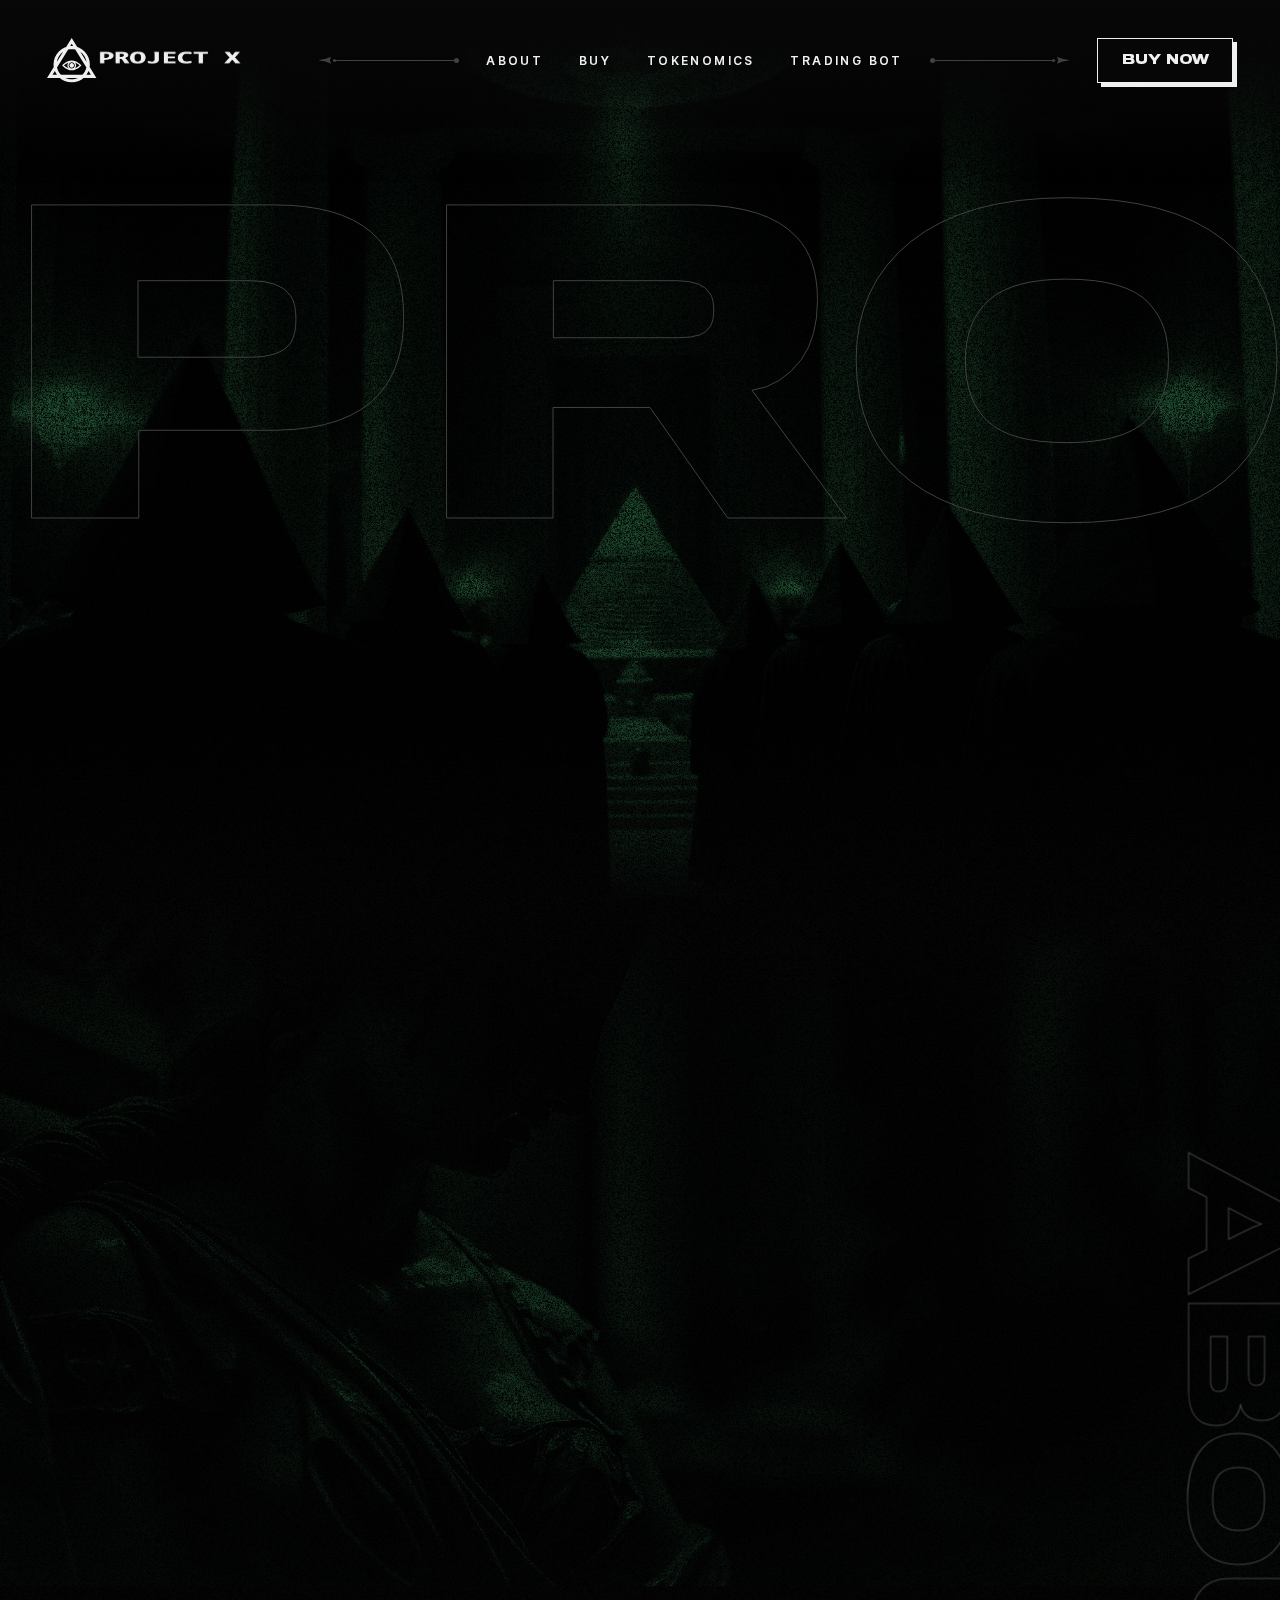
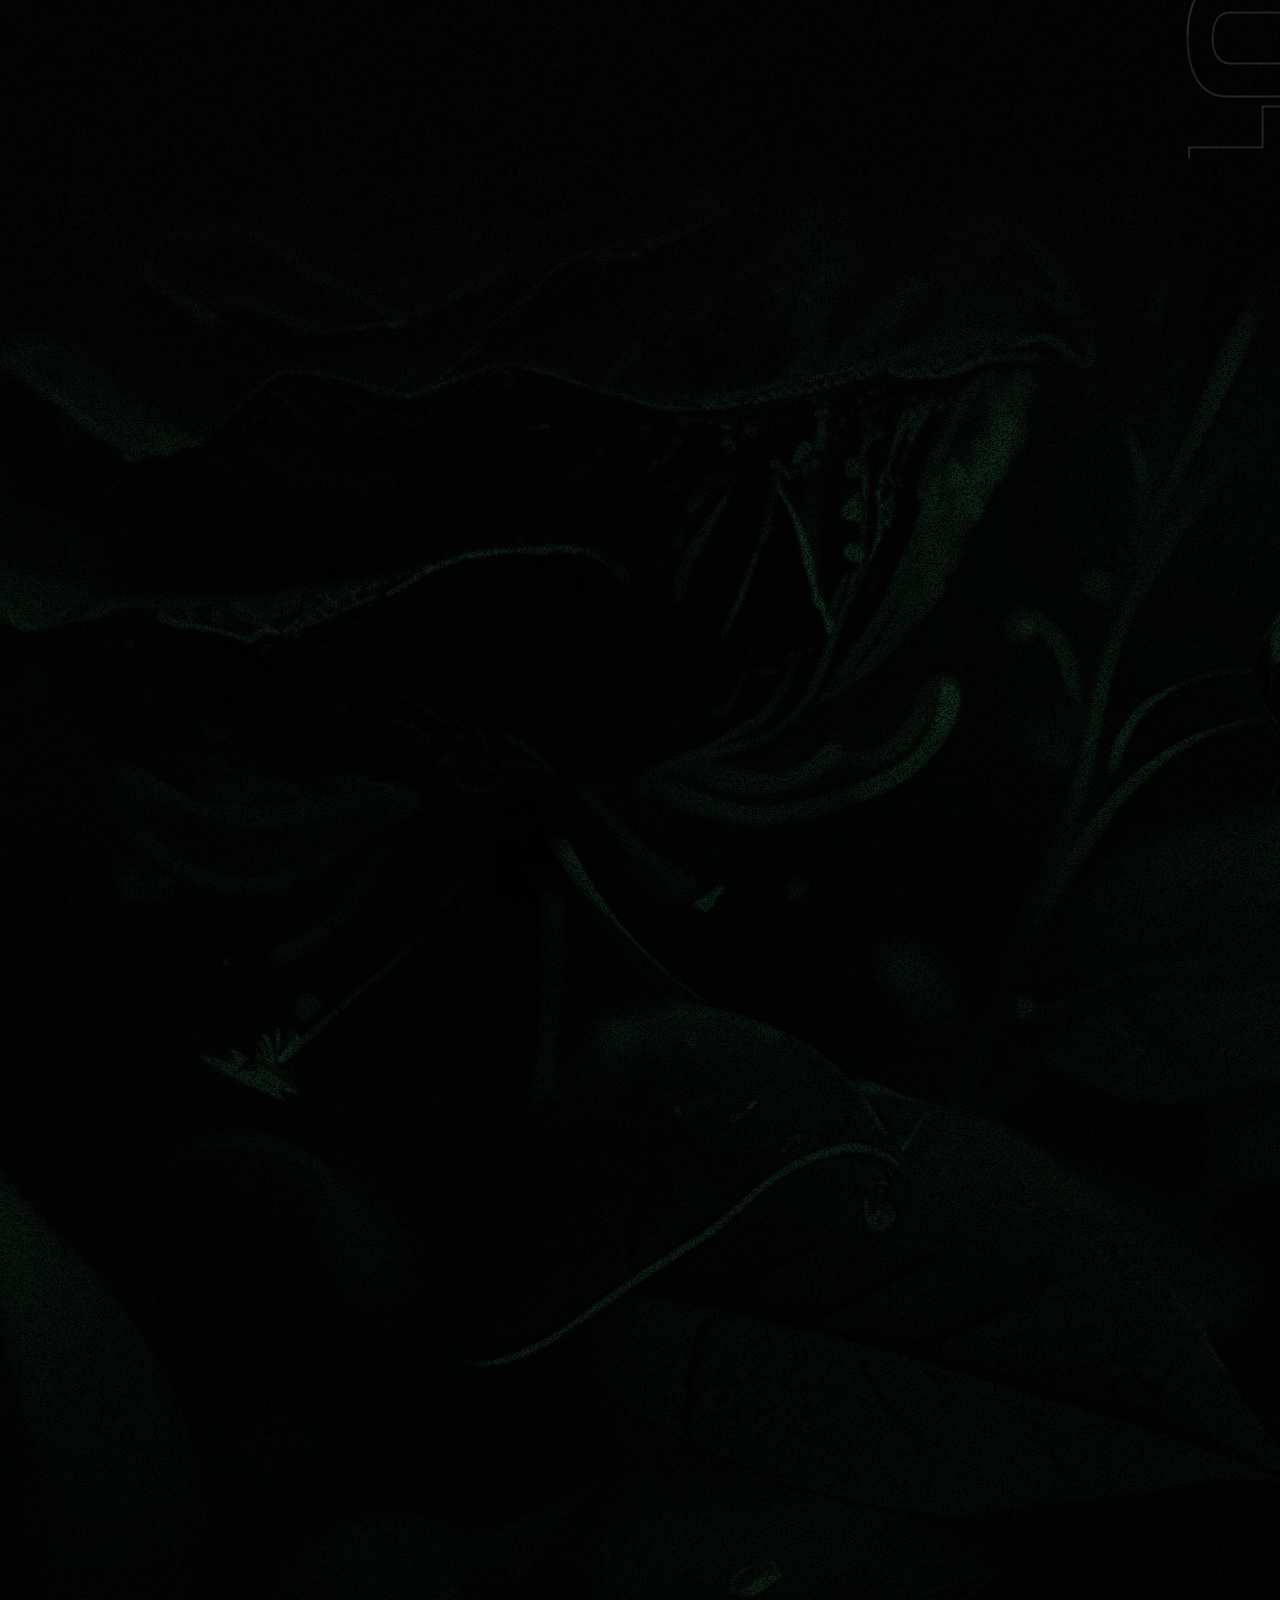
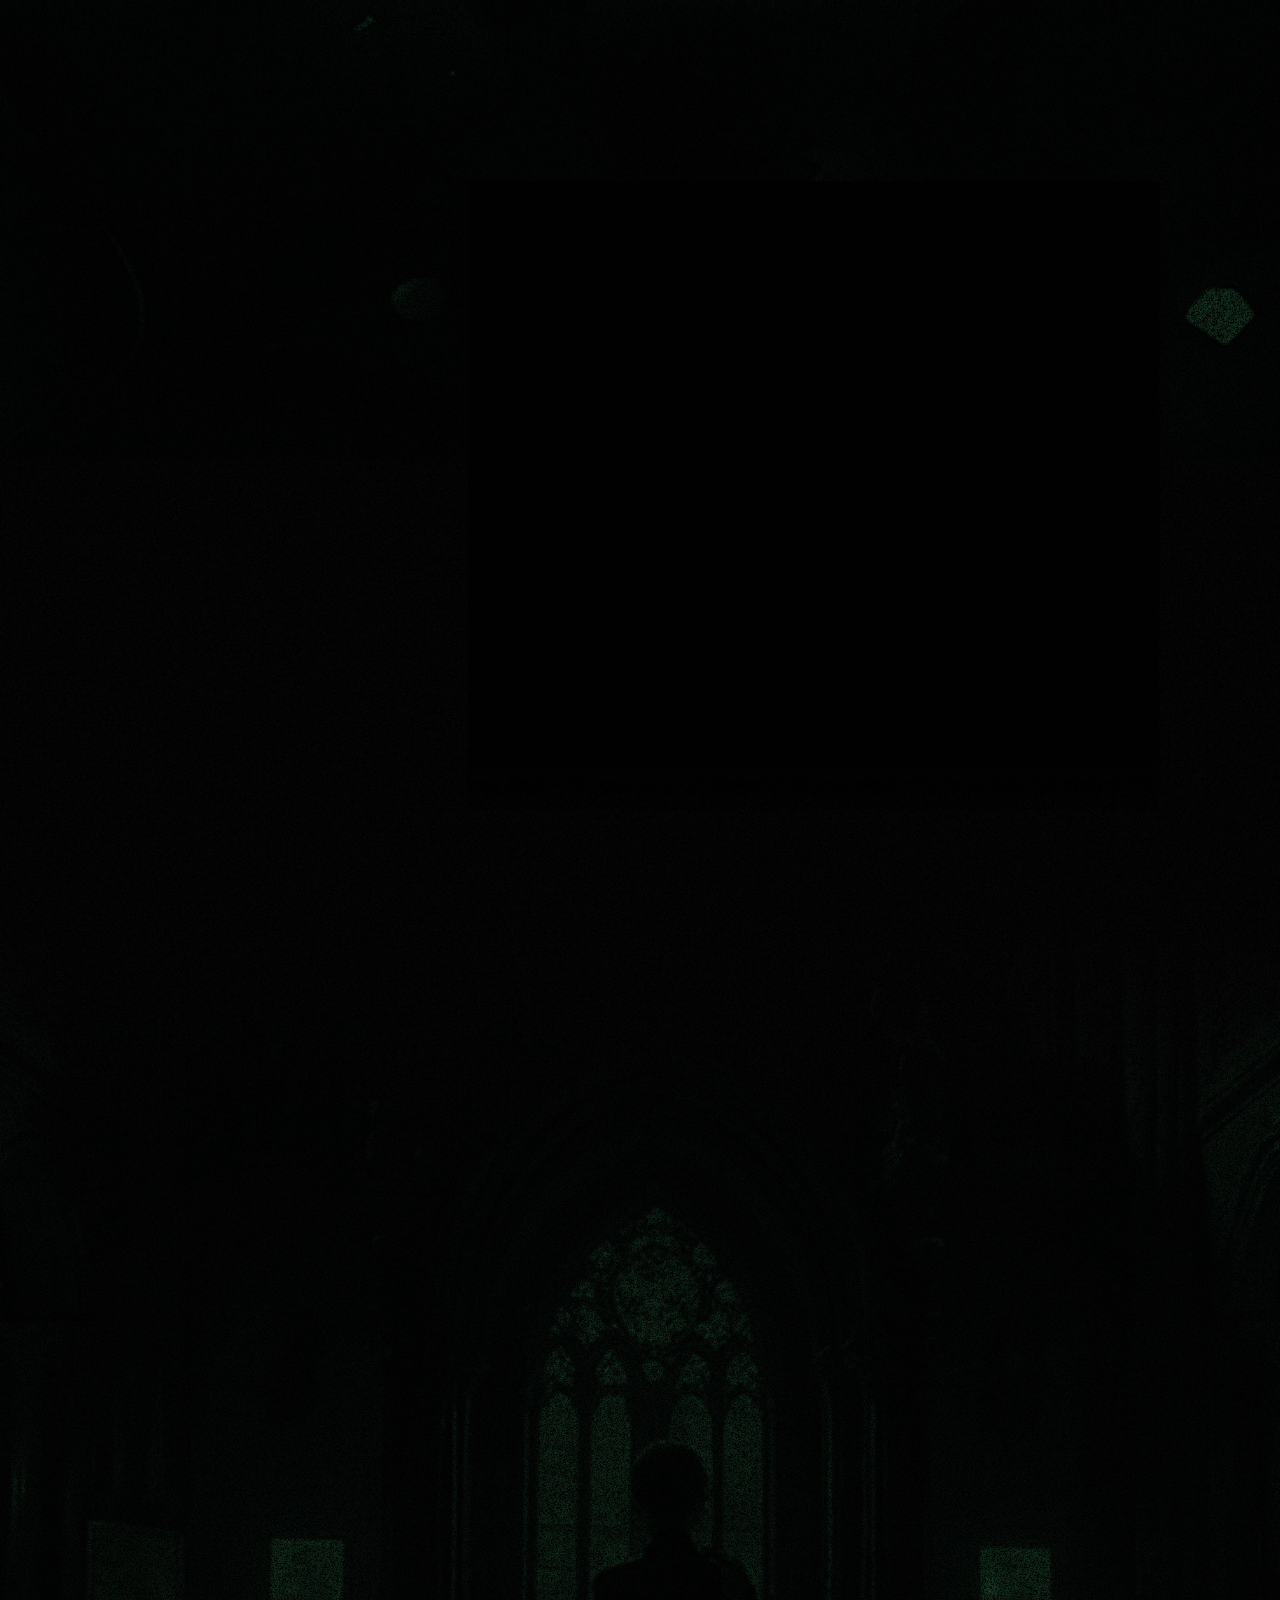
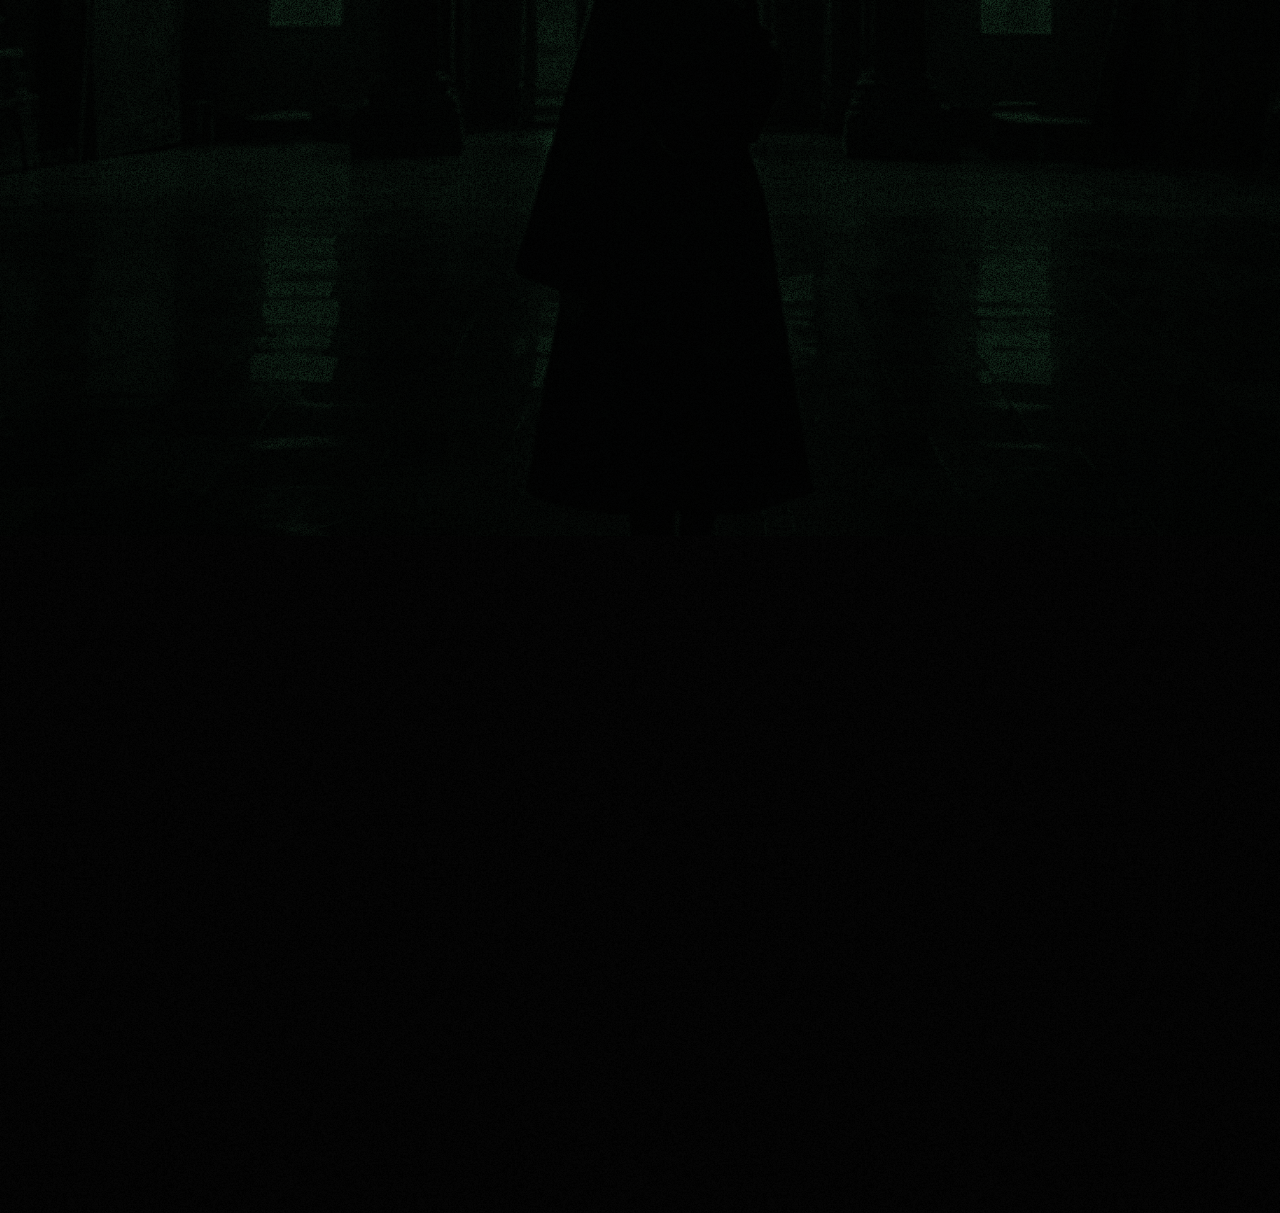
<file: index.htm>
﻿<!DOCTYPE html>
<html lang="en">

<head>
    <meta charset="utf-8">
    <meta name="viewport" content="width=device-width, initial-scale=1">
    <title>$X ▲ PROJECT X Official Website ▲ Buy $X</title>
    <meta name="description" content="$X ▲ PROJECT X Official Website ▲ Buy $X">
    <meta name="robots" content="index, follow">
    <link href="assets/img/favicon.ico?v=1" rel="icon">
    <meta name="theme-color" content="#070707">
    <meta property="og:title" content="$X ▲ PROJECT X Official Website ▲ Buy $X">
    <meta property="og:description" content="$X ▲ PROJECT X Official Website ▲ Buy $X">
    <meta property="og:image" content="https://naticoin.xyz/thumbnail.jpg">
    <meta property="og:url" content="https://naticoin.xyz/">
    <link as="font" crossorigin="" href="assets/fonts/inter/Inter-roman.var.woff2?v=3.19" rel="preload" type="font/woff2">
    <link as="font" crossorigin="" href="assets/fonts/tilting/Titling-Gothic-FB-Wide-Bold.woff2" rel="preload" type="font/woff2">
    <link as="style" href="assets/css/app.css" rel="preload">
    <link href="assets/css/app.css" rel="stylesheet">
    <link as="script" href="assets/js/vendor.js" rel="preload">
    <script defer src="assets/js/vendor.js"></script>
    <link as="script" href="assets/js/app.js" rel="preload">
    <script defer src="assets/js/app.js"></script>
    

    <!-- Design by 666orinwuxchiy -->
</head>

<body>
    <header class="header">
        <div class="header-left">
            <a aria-label="PROJECT X" class="header-logo" href="#home">
                <svg viewbox="0 0 5545 1005">
                    <use href="assets/img/sprites.svg#logo-sigle"></use>
                    <image href="assets/img/PX.png" x="1200" y="300" width="3200" />
                </svg>
            </a>
        </div>

        <div class="header-line">
            <svg viewbox="0 0 11.32 6.14">
                <use href="assets/img/sprites.svg#arrow-left"></use>
            </svg>
        </div>

        <nav class="header-nav">
            <ul>
                <li><a href="#about">About</a></li>
                <li><a href="#how">Buy</a></li>
                <li><a href="#tokenomics">Tokenomics</a></li>
                <li><a href="trading_bot.html">Trading Bot</a></li>
                <li class="li-social"><a href="https://t.me/IlluminatiClick" rel="noopener noreferrer" target="_blank">Telegram</a></li>
                <li class="li-social"><a href="https://x.com/IlluminatiClick" rel="noopener noreferrer" target="_blank">Twitter / 𝕏</a></li>
            </ul>
        </nav>

        <div class="header-line header-line-right">
            <svg viewbox="0 0 11.32 6.14">
                <use href="assets/img/sprites.svg#arrow-left"></use>
            </svg>
        </div>

        <ul class="header-social">
            <li>
                <a aria-label="Twitter / 𝕏" href="https://x.com/IlluminatiClick" rel="noopener noreferrer" target="_blank">
                    <svg viewbox="0 0 39 39">
                        <use href="assets/img/sprites.svg#twitter-x"></use>
                    </svg>
                </a>
            </li>
            <li>
                <a aria-label="Telegram" href="https://t.me/IlluminatiClick" rel="noopener noreferrer" target="_blank">
                    <svg viewbox="0 0 39 39">
                        <use href="assets/img/sprites.svg#telegram"></use>
                    </svg>
                </a>
            </li>

        </ul>

        <div class="header-right">
            <a class="btn" href="#buy">Buy now</a>
            <button aria-label="Menu" class="btn btn-nav" type="button">
                <svg viewbox="0 0 100 100">
                    <path class="l-1" d="M0,42h62c13,0,6,26-4,16L35,35"></path>
                    <path class="l-3" d="M0,58h62c13,0,6-26-4-16L35,65"></path>
                </svg>
            </button>
        </div>
    </header>

    <main class="main">
        <section class="hero" id="home">
            <div class="content">
                <header class="hero-heading heading">
                    <div class="heading-top">
                        <svg class="heading-top-logo" data-reveal="top" viewbox="0 0 1121 1006">
                            <use href="assets/img/sprites.svg#logo-sigle"></use>
                        </svg>
                        <svg class="heading-top-line" data-reveal="fade" viewbox="0 0 450 20">
                            <use href="assets/img/sprites.svg#flower-line"></use>
                        </svg>
                    </div>

                    <h1>
                        <strong data-reveal="">You&#39;ve felt<br> it all your life,</strong>
                        <small data-reveal="">the hidden power behind everything,<br> pulling the strings.</small>
                    </h1>

                    <div class="hero-heading-back">
                        <strong>PROJECTXPROJECTX</strong>
                    </div>
                </header>

                <div class="hero-bottom">
                    <div class="hero-bottom-left">
                        <p data-reveal="">Controlling enterprise and governments.<br> Now, unveil the secrets of this hidden brotherhood.</p>
                    </div>

                    <div class="hero-bottom-right">
                        <ul class="hero-link">
                            <li data-reveal="">
                                <a aria-label="Twitter X" href="https://x.com/IlluminatiClick" rel="noopener noreferrer" target="_blank">
                                    <svg class="icon-triangle" viewbox="0 0 95 80">
                                        <use href="assets/img/sprites.svg#triangle"></use>
                                        <use href="assets/img/sprites.svg#twitter-x"></use>
                                    </svg>
                                    <span>Twitter X</span>
                                </a>
                            </li>
                            <li data-reveal="">
                                <a aria-label="Telegram" href="https://t.me/IlluminatiClick" rel="noopener noreferrer" target="_blank">
                                    <svg class="icon-triangle" viewbox="0 0 95 80">
                                        <use href="assets/img/sprites.svg#triangle"></use>
                                        <use href="assets/img/sprites.svg#telegram"></use>
                                    </svg>
                                    <span>Telegram</span>
                                </a>
                            </li>
                            <li data-reveal="">
                                <a aria-label="Dextools" href="https://www.dextools.io/app/en/solana/" rel="noopener noreferrer" target="_blank">
                                    <svg class="icon-triangle" viewbox="0 0 95 80">
                                        <use href="assets/img/sprites.svg#triangle"></use>
                                        <use href="assets/img/sprites.svg#dextools"></use> 
                                    </svg>
                                    <span>Dextools</span>
                                </a>
                            </li>
                            <li data-reveal="">
                                <a aria-label="Dexscreener" href="https://dexscreener.com/solana" rel="noopener noreferrer" target="_blank">
                                    <svg class="icon-triangle" viewbox="0 0 95 80">
                                        <use href="assets/img/sprites.svg#triangle"></use>
                                        <use href="assets/img/dex-screener-seeklogo.svg" width="42%" height="44%"></use> 
                                    </svg>
                                    <span>Dexscreener</span>
                                </a>
                            </li>



                        </ul>
                    </div>
                </div>

                <div class="hero-address" data-reveal="bottom">
                    <div class="line-hr">
                        <svg viewbox="0 0 11.32 6.14">
                            <use href="assets/img/sprites.svg#arrow-left"></use>
                        </svg>
                    </div>
                    <a rel="noopener noreferrer" target="_blank" onclick="copyContractAddress(event)"><small>Contract address: </small><span id="contract-address" class="contract-address">4SHEZCr1desjeP14TMGdUxhLX8XG6CFDZBAGRFtUpump</span></a>

<div id="copy-popup" style="display:none;position:fixed;top:50%;left:50%;transform:translate(-50%,-50%);background:rgba(0,0,0,0.85);color:#8fff8f;padding:18px 32px;border-radius:12px;font-size:20px;font-weight:bold;z-index:9999;box-shadow:0 4px 24px #000a;">Copied to clipboard</div>

<script>
function copyContractAddress(e) {
  e.preventDefault();
  var addr = document.getElementById('contract-address').innerText;
  navigator.clipboard.writeText(addr).then(function() {
    var popup = document.getElementById('copy-popup');
    popup.style.display = 'block';
    setTimeout(function() { popup.style.display = 'none'; }, 1500);
  });
}
</script>

                    <div class="line-hr line-hr-right">
                        <svg viewbox="0 0 11.32 6.14">
                            <use href="assets/img/sprites.svg#arrow-left"></use>
                        </svg>
                    </div>
                    
                </div>

                
            </div>

            <div class="bg">
                <div class="hero-bg"></div>
            </div>
        </section>

        <section class="about" id="about">
            <div class="about-word">
                <div>About</div>
            </div>

            <div class="content">
                <div class="about-left">
                    <header class="about-heading heading">
                        <div class="heading-top">
                            <svg class="heading-top-logo" data-reveal="top" viewbox="0 0 1121 1006">
                                <use href="assets/img/sprites.svg#logo-triangle"></use>
                                <text x="440" y="710">?</text>
                            </svg>
                            <svg class="heading-top-line" data-reveal="fade" viewbox="0 0 450 20">
                                <use href="assets/img/sprites.svg#flower-line"></use>
                            </svg>
                        </div>

                        <h2>
                            <small data-reveal="">A mysterious new token</small>
                            <strong data-reveal="">has emerged.</strong>
                        </h2>
                    </header>

                    <div class="p">
                        <p class="intro" data-reveal="">Project X&#39;s origins are intertwined with ancient symbols and occult knowledge and is said to hold the key to understanding the true nature of wealth.</p>

                        <p data-reveal="">Owning Project X is more than an investment; it&#39;s an invitation to be part of the chosen group of enlightened holders, poised to influence the future of wealth and financial empowerment.</p>

                        <p data-reveal="">Holders of <strong class="nati">$X</strong> embark on a journey of discovery. <strong class="nati">$X</strong> is a coin for those who seek knowledge. Launched stealth with no presale, zero taxes, LP burnt and contract renounced. Investors are rewarded with access to exclusive insights, project xing the path to financial well-being and unraveling the mysteries of wealth.</p>
                    </div>
                </div>

                <div class="about-right" data-reveal="fade">
                    <div class="about-right-img">
                        <img alt="About Project X" draggable="false" height="894" loading="lazy" src="assets/img/triangle-about.svg" width="896">
                    </div>
                </div>
            </div>

            

            <div class="bg">
                <div class="about-bg"></div>
            </div>
            
        </section>





        <section class="how" id="how">
            <div class="content">
                <div class="how-left">
                    <header class="how-heading heading">
                        <div class="heading-top">
                            <svg class="heading-top-logo" data-reveal="top" viewbox="0 0 1121 1006">
                                <use href="assets/img/sprites.svg#logo-triangle"></use>
                                <use href="assets/img/sprites.svg#wallet" transform="scale(11)" x="35" y="38"></use>
                            </svg>
                            <svg class="heading-top-line" data-reveal="fade" viewbox="0 0 450 20">
                                <use href="assets/img/sprites.svg#flower-line"></use>
                            </svg>
                        </div>

                        <h2>
                            <small data-reveal="">How to buy</small>
                            <strong data-reveal="">$X ?</strong>
                        </h2>
                    </header>
                </div>

                <div class="how-right">
                    <article>
                        <svg class="icon-triangle wallet" data-reveal="top" viewbox="0 0 95 80">
                            <use href="assets/img/sprites.svg#triangle"></use>
                            <use href="assets/img/sprites.svg#wallet"></use>
                        </svg>

                        <h3 class="h3" data-reveal="top">Create a wallet</h3>

                        <div class="p">
                            <p class="intro" data-reveal="">Download Phantom, or your wallet of choice, from the
                                <a href="https://apps.apple.com/fr/app/phantom-crypto-wallet/id1598432977" rel="noopener noreferrer" target="_blank">Apple App Store</a> or
                                <a href="https://play.google.com/store/apps/details?id=app.phantom&pcampaignid=web_share" rel="noopener noreferrer" target="_blank">Google Play Store</a> for free.
                            </p>

                            <p data-reveal="">Desktop users, download the Google Chrome extension by going to
                                <a href="https://phantom.com/" rel="noopener noreferrer" target="_blank">phantom.com</a>.
                            </p>
                        </div>
                    </article>

                    <article>
                        <svg class="icon-triangle eth" data-reveal="top" viewbox="0 0 95 80">
                            <use href="assets/img/sprites.svg#triangle"></use> 
                            <use href="assets/img/svgviewer-output.svg" height="30%" width="25%"></use>
                        </svg>

                        <h3 class="h3" data-reveal="top">Get some SOL</h3>

                        <div class="p">
                            <p class="intro" data-reveal="">Have SOL in your wallet to switch to <strong class="nati">$X</strong>.</p>

                            <p data-reveal="">If you don&#39;t have any SOL, you can buy directly on Phantom, transfer from another wallet, or buy on another exchange and send it to your wallet.</p>
                        </div>
                    </article>

                    <article>
                        <svg class="icon-triangle uniswap" data-reveal="top" viewbox="0 0 95 80">
                            <use href="assets/img/sprites.svg#triangle"></use>
                            <use href="assets/img/svgviewer-output_jup_new.svg" height="45%" width="44%"></use>
                        </svg>

                        <h3 class="h3" data-reveal="top">Go to Jupiter</h3>

                        <div class="p">
                            <p class="intro" data-reveal="">Connect to Jupiter. Go to
                                <a href="https://jup.ag/" rel="noopener noreferrer" target="_blank">jup.ag</a> in your web browser, or on the browser inside of the Jupiter app.
                            </p>

                            <p data-reveal="">Connect your wallet. Paste the <strong class="nati">$X</strong> token address into Jupiter, select PROJECT X, and confirm. When Jupiter prompts you for a wallet signature, sign.</p>
                        </div>
                    </article>

                    <article>
                        <svg class="icon-triangle swap" data-reveal="top" viewbox="0 0 95 80">
                            <use href="assets/img/sprites.svg#triangle"></use>
                            <use href="assets/img/svgviewer-output_swap.svg" height="30%" width="27%"></use>
                        </svg>

                        <h3 class="h3" data-reveal="top" id="buy">Swap SOL for PROJECT X</h3>

                        <div class="p">
                            <p data-reveal="">We have <strong>ZERO</strong> taxes so you don&#39;t need to worry about buying with a specific slippage, although you may need to use slippage during times of market volatility.</p>

                            <p class="intro" data-reveal="">Use the swap module just below to buy your first <strong class="nati">$X</strong>.</p>
                        </div>

                        <div class="swaper-content">
                            <div class="fading"></div>

                            <div class="swaper">
                                <iframe src="https://jup.ag/swap" height="600" width="100%" style="border: none;" title="Jupiter Swap Widget"></iframe>
                            </div>
                        </div>
                    </article>
                </div>
            </div>

            <div class="bg">
                <div class="how-bg"></div>
            </div>
        </section>



        <section class="token">
            <div class="token-wrapper">
            <div class="token-triangle">
            <div class="token-triangle-svg"><svg viewbox="0 0 95 80"> <use href="assets/img/sprites.svg#triangle"></use> </svg></div>
            
            <div class="token-circle">
            <div class="token-circle-svg"><svg viewbox="0 0 100 100"> <circle class="c92" cx="50" cy="50" r="50"></circle> <circle class="c7" cx="50" cy="50" r="50"></circle> <circle class="c1" cx="50" cy="50" r="50"></circle> </svg></div>
            <svg class="token-title" viewbox="0 0 505 43"> <text y="41"> <tspan>T</tspan><tspan>o</tspan><tspan>k</tspan><tspan>e</tspan><tspan>n</tspan><tspan>o</tspan><tspan>m</tspan><tspan>i</tspan><tspan>c</tspan><tspan>s</tspan> </text> </svg></div>
            </div>
            </div>
            
            <div class="token-triangle-trigger"></div>
            
            <div class="content" id="tokenomics">
            <header class="token-heading heading">
            <div class="heading-top"><svg class="heading-top-logo" data-reveal="top" viewbox="0 0 1121 1006"> <use href="assets/img/sprites.svg#logo-sigle"></use> </svg> <svg class="heading-top-line" data-reveal="fade" viewbox="0 0 450 20"> <use href="assets/img/sprites.svg#flower-line"></use> </svg></div>
            
            <h2><small data-reveal="">Total supply</small> <strong data-reveal="">1,000,000,000</strong></h2>
            </header>
            
            <div class="p">
            </div>
            </div>
            
            <div class="bg">
            <div class="token-bg"></div>
            </div>
            </section>


    </main>

    <footer class="footer">
        <div class="content">
            <svg class="footer-logo" data-reveal="top" viewbox="0 0 5545 1005">
                <use href="assets/img/sprites.svg#logo-sigle"></use>
                <image href="assets/img/PX.png" x="1200" y="300" width="3200" />
            </svg>

            <div class="avert">
                <p class="max" data-reveal="">$X is a meme coin with no intrinsic value or expectation of financial return.</p>
                <p data-reveal="">This is a community-driven development (CDD) project, run by a community moving in harmony.</p>
            </div>

            <div class="copyright" data-reveal="">&copy; 2025 PROJECT X. All rights reserved.</div>
        </div>

        <div class="footer-back">
            <strong data-reveal="">PROJECT X</strong>
        </div>
    </footer>

    <div class="motif">
        <div></div>
    </div>
</body>

</html>
</file>
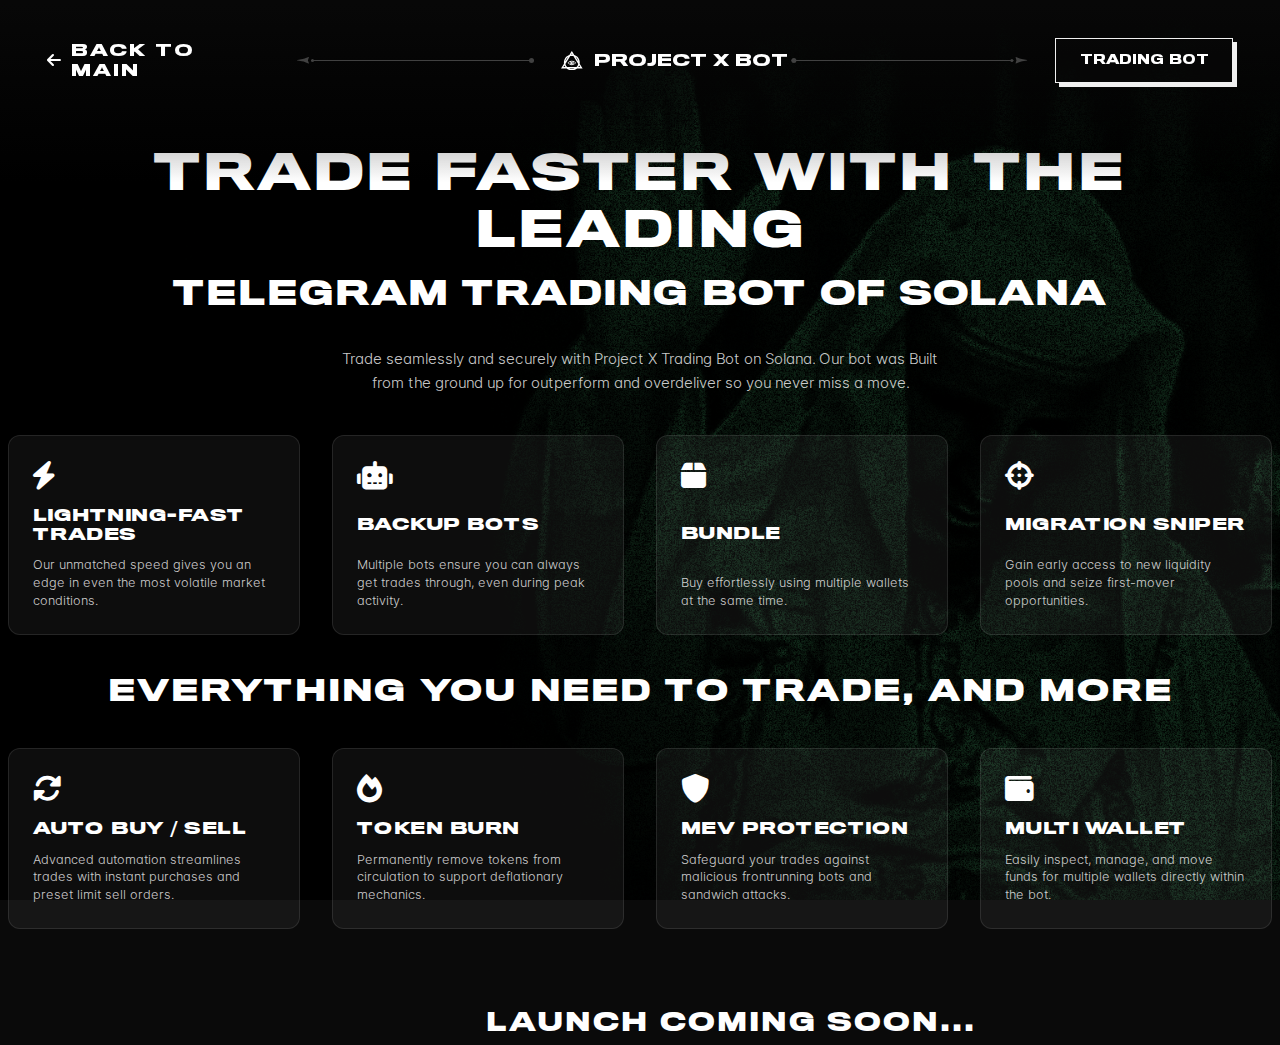
<file: trading_bot.html>
<!DOCTYPE html>
<html lang="en">
<head>
    <meta charset="UTF-8">
    <meta name="viewport" content="width=device-width, initial-scale=1.0">
    <title>Trading Bot - Project X</title>
    <link rel="icon" type="image/x-icon" href="assets/img/favicon.ico">
    <link rel="stylesheet" href="https://cdnjs.cloudflare.com/ajax/libs/font-awesome/6.0.0/css/all.min.css">
    <!-- Оригинальные стили -->
    <link href="assets/css/app.css" rel="stylesheet">
    <!-- Оригинальные шрифты -->
    <link rel="preload" as="font" href="assets/fonts/inter/Inter-roman.var.woff2" type="font/woff2" crossorigin="">
    <link rel="preload" as="font" href="assets/fonts/tilting/Titling-Gothic-FB-Wide-Bold.woff2" type="font/woff2" crossorigin="">
    <style>
        @font-face {
            font-family: 'Inter';
            src: url('assets/fonts/inter/Inter-roman.var.woff2') format('woff2');
            font-weight: 400;
            font-style: normal;
            font-display: swap;
        }
        
        @font-face {
            font-family: 'Tilting';
            src: url('assets/fonts/tilting/Titling-Gothic-FB-Wide-Bold.woff2') format('woff2');
            font-weight: bold;
            font-style: normal;
            font-display: swap;
        }

        :root {
            --font-family-main: 'Inter', Helvetica, Arial, sans-serif;
            --font-family-heading: 'Tilting', Helvetica, Arial, sans-serif;
        }

        * {
            margin: 0;
            padding: 0;
            box-sizing: border-box;
        }

        body {
            font-family: var(--font-family-main);
            background: #0a0a0a url('./bg.png') no-repeat center center fixed;
            background-size: cover;
            color: #ffffff;
            overflow-x: hidden;
            overflow-y: auto;
            min-height: 100vh;
            width: 100%;
        }

        /* Мобильная адаптация */
        @media (max-width: 768px) {
            body {
                background-position: 69% center !important;
            }
        }

        @media (max-width: 480px) {
            body {
                background-position: 69% center !important;
            }
        }

        /* Адаптация по образцу index.htm */
        
        @media screen and (max-width: 1400px) {
            .left-section {
                left: 10%;
                grid-gap: 10rem;
            }
            .center-heading {
                left: 50%;
            }
        }
        
        @media screen and (max-width: 1300px) {
            .left-section {
                left: 8%;
                grid-gap: 8rem;
                max-width: 800px;
            }
            .center-heading h1 {
                font-size: 1.8rem;
            }
            .ticker-content {
                font-size: 6rem;
            }
        }
        
        @media screen and (max-width: 1200px) {
            .left-section {
                left: 5%;
                grid-gap: 6rem;
                max-width: 700px;
            }
            .center-heading h1 {
                font-size: 1.6rem;
            }
            .banner h1 {
                font-size: 2.5rem;
            }
            .banner h2 {
                font-size: 2rem;
            }
        }
        
        @media screen and (max-width: 1000px) {
            .left-section {
                grid-template-columns: repeat(2, 1fr);
                grid-template-rows: auto auto auto auto auto;
                grid-gap: 1.5rem;
                padding: 1.5rem;
            }
            .center-heading h1 {
                font-size: 1.4rem;
                white-space: normal;
                padding: 0 1rem;
            }
            .middle-heading h2 {
                font-size: 1.5rem;
                white-space: normal;
                padding: 0 1rem;
            }
            .middle-heading-card h2 {
                font-size: 1.5rem;
                white-space: normal;
                padding: 0 1rem;
            }
            .banner h1 {
                font-size: 2.2rem;
            }
            .banner h2 {
                font-size: 1.8rem;
            }
            .ticker-content {
                font-size: 4rem;
            }
        }
        
        @media screen and (max-width: 900px) {
            .center-heading h1 {
                font-size: 1.2rem;
            }
            .banner h1 {
                font-size: 1.8rem;
            }
            .banner h2 {
                font-size: 1.3rem;
            }
            .ticker-content {
                font-size: 3rem;
            }
            .feature-card {
                padding: 1rem;
                min-height: 100px;
            }
        }
        
        @media screen and (max-width: 650px) {
            .center-heading h1 {
                font-size: 1rem;
                padding: 0 0.5rem;
            }
            .middle-heading h2 {
                font-size: 0.9rem;
                white-space: normal;
                padding: 0 0.5rem;
            }
            .middle-heading-card h2 {
                font-size: 0.9rem;
                white-space: normal;
                padding: 0 0.5rem;
                line-height: 1.3;
            }
            .banner h1 {
                font-size: 1.8rem;
            }
            .banner h2 {
                font-size: 1.3rem;
            }
            .ticker-content {
                font-size: 2.5rem;
            }
            .left-section {
                grid-template-columns: 1fr;
                grid-template-rows: auto auto auto auto auto auto auto auto auto;
                grid-gap: 1rem;
                padding: 1rem;
            }
            .feature-card {
                padding: 0.8rem;
                min-height: 80px;
            }
            .feature-title {
                font-size: 0.9rem;
            }
            .feature-description {
                font-size: 0.8rem;
            }
            .description p {
                font-size: 0.9rem;
            }
            .social-links {
                flex-direction: column;
                gap: 0.5rem;
            }
            .social-link {
                padding: 0.6rem 1rem;
                font-size: 0.8rem;
            }
        }
        
        @media screen and (max-width: 500px) {
            .center-heading h1 {
                font-size: 0.9rem;
                line-height: 1.3;
            }
            .middle-heading-card h2 {
                font-size: 0.8rem;
                white-space: normal;
                padding: 0 0.3rem;
                line-height: 1.4;
            }
            .banner h1 {
                font-size: 1.6rem;
            }
            .banner h2 {
                font-size: 1.2rem;
            }
            .ticker-content {
                font-size: 2rem;
            }
            .feature-card {
                padding: 0.6rem;
                min-height: 70px;
            }
            .feature-title {
                font-size: 0.8rem;
            }
            .feature-description {
                font-size: 0.7rem;
            }
            .phone-image img {
                max-width: 200px;
            }
        }
        
        /* Скрытие " to Main" на мобильных устройствах */
        @media (max-width: 768px) {
            .to-main-text {
                display: none;
            }
        }

        .container {
            display: block;
            width: 100%;
            margin-top: 10%;
            padding: 0.5rem 0;
        }

        /* Центральная надпись */
        .center-heading {
    position: relative;
    top: auto;
    left: auto;
    transform: none;
    text-align: center;
    z-index: 30;
    margin: 1rem 0 0.5rem 0;
}

        .center-heading h1 {
            font-size: 2rem;
            font-weight: bold;
            text-transform: uppercase;
            letter-spacing: 2px;
            line-height: 1.2;
            margin-bottom: 0;
            font-family: var(--font-family-heading);
            white-space: nowrap;
        }

        /* Промежуточный заголовок */
        .middle-heading {
            text-align: center;
            margin: 4rem 0;
            z-index: 30;
        }

        .middle-heading h2 {
            font-size: 2.5rem;
            font-weight: bold;
            text-transform: uppercase;
            letter-spacing: 2px;
            line-height: 1.2;
            margin-bottom: 0;
            font-family: var(--font-family-heading);
            white-space: nowrap;
            color: #ffffff;
        }

        /* Промежуточный заголовок в сетке */
        .middle-heading-card {
            grid-column: 1 / -1;
            text-align: center;
            padding: 0.5rem 0;
            z-index: 30;
        }

        .middle-heading-card h2 {
            font-size: 1.8rem;
            font-weight: bold;
            text-transform: uppercase;
            letter-spacing: 2px;
            line-height: 1.2;
            margin-bottom: 0;
            font-family: var(--font-family-heading);
            white-space: normal;
            color: #ffffff;
        }

        /* Нижняя надпись */
        .bottom-heading {
            position: relative;
            bottom: auto;
            left: 25%;
            transform: none;
            text-align: left;
            z-index: 25;
            margin: 0.5rem 0;
            margin-top: 5%;
        }

        .bottom-heading h2 {
    font-size: 1.5rem;
    font-weight: bold;
    text-transform: uppercase;
    letter-spacing: 2px;
    line-height: 1.2;
    margin-bottom: 0;
    font-family: var(--font-family-heading);
    white-space: nowrap;
    left: 13%;
}

        /* Левая часть */
        .left-section {
            position: relative;
            top: auto;
            left: auto;
            width: 100%;
            height: auto;
            padding: 0.5rem;
            display: grid;
            grid-template-columns: repeat(4, 1fr);
            grid-template-rows: auto auto auto;
            grid-gap: 2rem;
            transform: none;
            max-width: 1400px;
            min-width: auto;
            z-index: 10;
            margin: 0 auto;
        }

        .feature-card {
            background: rgba(255, 255, 255, 0.05);
            border: 1px solid rgba(255, 255, 255, 0.1);
            border-radius: 12px;
            padding: 1.5rem;
            transition: all 0.3s ease;
            cursor: pointer;
            position: relative;
            overflow: hidden;
            min-height: 140px;
            display: flex;
            flex-direction: column;
            justify-content: space-between;
        }

        .feature-card:hover {
            background: rgba(255, 255, 255, 0.08);
            border-color: rgba(255, 255, 255, 0.2);
            transform: translateY(-3px);
            box-shadow: 0 8px 25px rgba(0, 0, 0, 0.3);
        }

        .feature-icon {
            font-size: 1.8rem;
            color: #ffffff;
            margin-bottom: 0.8rem;
            display: block;
        }

        .feature-title {
            font-size: 1rem;
            font-weight: bold;
            color: #ffffff;
            margin-bottom: 0.8rem;
            text-transform: uppercase;
            letter-spacing: 0.5px;
            font-family: var(--font-family-heading);
            line-height: 1.2;
        }

        .feature-description {
            color: rgba(255, 255, 255, 0.8);
            line-height: 1.4;
            font-size: 0.8rem;
            font-family: var(--font-family-main);
        }

        .feature-card.expanded {
            background: rgba(255, 255, 255, 0.1);
            border-color: rgba(255, 255, 255, 0.3);
        }

        .feature-details {
            max-height: 0;
            overflow: hidden;
            transition: max-height 0.3s ease;
            margin-top: 1rem;
            padding-top: 1rem;
            border-top: 1px solid rgba(255, 255, 255, 0.1);
        }

        .feature-details.active {
            max-height: 300px;
        }

        /* Правая часть */
        .right-section {
    width: 38%;
    padding: 2rem;
    display: flex
;
    flex-direction: column;
    justify-content: space-between;
    align-items: center;
    height: 100vh;
    top: 15%;
}

        /* Бегущая строка */
        .ticker {
            position: fixed;
            top: 50%;
            left: 0;
            width: 100vw;
            height: auto;
            transform: translateY(-50%);
            z-index: -1;
            opacity: 0.3;
            pointer-events: none;
            display: flex;
            align-items: center;
            justify-content: flex-start;
            overflow: hidden;
        }
        .ticker-content {
            font-size: 8rem;
            font-weight: bold;
            letter-spacing: 0.1em;
            white-space: nowrap;
            min-width: 200vw;
            display: inline-block;
            animation: tickerInfinite 16s linear infinite;
            font-family: var(--font-family-heading);
        }
        @keyframes tickerInfinite {
            0% { transform: translateX(0); }
            100% { transform: translateX(-50%); }
        }

        /* Баннерная надпись */
        .banner {
            position: relative;
            top: auto;
            left: auto;
            text-align: center;
            animation: fadeInUp 1s ease;
            width: 100%;
            z-index: 15;
            margin: 0.5rem 0;
        }

        .banner h1 {
            font-size: 3rem;
            font-weight: bold;
            text-transform: uppercase;
            letter-spacing: 2px;
            line-height: 1.2;
            margin-bottom: 1rem;
            font-family: var(--font-family-heading);
        }

        .banner h2 {
            font-size: 2rem;
            font-weight: bold;
            text-transform: uppercase;
            letter-spacing: 1px;
            line-height: 1.3;
            margin-bottom: 2rem;
            font-family: var(--font-family-heading);
        }

        .banner-description {
            text-align: center;
            margin-top: 2rem;
            margin-bottom: 2rem;
        }

        .banner-description p {
            color: rgba(255, 255, 255, 0.8);
            line-height: 1.6;
            font-size: 0.95rem;
            font-family: var(--font-family-main);
            max-width: 600px;
            margin: 0 auto;
        }

        .phone-image {
            display: flex;
            justify-content: center;
            align-items: center;
            margin-top: 2rem;
        }

        .phone-image img {
            max-width: 300px;
            height: auto;
            border-radius: 20px;
            box-shadow: 0 10px 30px rgba(0, 0, 0, 0.3);
            transition: transform 0.3s ease;
        }

        .phone-image img:hover {
            transform: scale(1.05);
        }

        .phone-container {
            display: flex;
            justify-content: center;
            align-items: center;
            margin-top: 2rem;
        }



        /* Описание */
        .description {
            position: relative;
            bottom: auto;
            right: auto;
            text-align: center;
            animation: fadeInRight 1s ease 0.5s both;
            margin: 2rem 0;
            max-width: 600px;
            margin-left: auto;
            margin-right: auto;
        }

        .description p {
            font-size: 1.1rem;
            line-height: 1.6;
            margin-bottom: 1rem;
            opacity: 0.9;
            font-family: var(--font-family-main);
        }
        
        @media screen and (max-width: 1000px) {
            .description {
                position: relative;
                bottom: auto;
                right: auto;
                text-align: center;
                margin: 2rem 0;
                padding: 0 1rem;
                max-width: none;
            }
        }

        /* Социальные ссылки */
        .social-links {
            position: relative;
            bottom: auto;
            right: auto;
            display: flex;
            flex-direction: row;
            align-items: center;
            justify-content: center;
            gap: 1rem;
            animation: fadeInRight 1s ease 1s both;
            visibility: visible;
            margin: 2rem 0;
        }
        
        @media screen and (max-width: 1000px) {
            .social-links {
                position: relative;
                bottom: auto;
                right: auto;
                justify-content: center;
                margin: 2rem 0;
                visibility: visible;
            }
        }

        .social-link {
            display: flex;
            align-items: center;
            gap: 1rem;
            padding: 0.8rem 1.5rem;
            background: rgba(255, 255, 255, 0.1);
            border: 1px solid rgba(255, 255, 255, 0.2);
            border-radius: 6px;
            text-decoration: none;
            color: #ffffff;
            transition: all 0.3s ease;
            font-weight: bold;
            text-transform: uppercase;
            letter-spacing: 1px;
            font-family: var(--font-family-heading);
        }

        .social-link:hover {
            background: rgba(255, 255, 255, 0.2);
            transform: translateX(-5px);
        }

        .social-link svg {
            width: 20px;
            height: 20px;
            fill: currentColor;
        }

        /* Анимации */
        @keyframes fadeInUp {
            from {
                opacity: 0;
                transform: translateY(30px);
            }
            to {
                opacity: 1;
                transform: translateY(0);
            }
        }

        @keyframes fadeInRight {
            from {
                opacity: 0;
                transform: translateX(30px);
            }
            to {
                opacity: 1;
                transform: translateX(0);
            }
        }

        /* Адаптивность */
        @media (max-width: 900px) {
            .left-section {
                flex-direction: column;
                align-items: stretch;
                height: auto;
            }
            .dropdown-block {
                max-width: 100%;
            }
        }
        @media (max-width: 768px) {
            .container {
                flex-direction: column;
            }
            
            .left-section, .right-section {
                width: 100%;
                height: 50vh;
            }
            
            .banner h1 {
                font-size: 2rem;
            }
            
            .banner h2 {
                font-size: 1.2rem;
            }
            
            .ticker {
                position: relative;
                top: 0;
                left: 0;
                margin-bottom: 2rem;
            }
        }

        .buy-btn:hover {
            background: #00ff88;
            color: #0a0a0a;
        }

        .header-center {
            display: flex;
            justify-content: center;
            align-items: center;
        }

        .header-center .logo {
            display: flex;
            align-items: center;
            gap: 0.5rem;
            text-decoration: none;
            color: #ffffff;
            font-family: var(--font-family-heading);
        }

        .logo-icon {
            display: flex;
            align-items: center;
        }

        .logo-icon svg {
            width: 24px;
            height: 24px;
            fill: currentColor;
        }

                .logo-text {
            font-weight: bold;
            text-transform: uppercase;
            line-height: 1.2;
            font-family: var(--font-family-heading);
            margin-right: -12%;
            white-space: nowrap;
        }

        /* Мобильная адаптация */
        @media (max-width: 768px) {
            .container {
                margin-top: 120px;
                padding: 0 1rem;
            }

            .header {
                padding: 1rem;
                position: fixed;
                top: 0;
                left: 0;
                right: 0;
                z-index: 1000;
                background: rgba(10, 10, 10, 0.95);
                backdrop-filter: blur(10px);
            }

            .header-left {
                display: flex !important;
                align-items: center;
                gap: 0.5rem;
            }

            .back-btn {
                display: flex !important;
                align-items: center;
                gap: 0.5rem;
                text-decoration: none;
                color: #ffffff;
                font-size: 0.8rem !important;
            }

            .back-btn i {
                font-size: 1rem !important;
            }

            .header-center {
                flex: 1;
                justify-content: center;
            }

            .header-center .logo {
                flex-direction: row;
                align-items: center;
                gap: 0.8rem;
                justify-content: center;
            }

            .header-center svg {
                width: 32px !important;
                height: 32px !important;
                flex-shrink: 0;
            }

            .logo-text {
                font-size: 0.85rem !important;
                margin-right: 0 !important;
                text-align: center;
                line-height: 1.1 !important;
                white-space: nowrap;
            }

            .header-right {
                display: none !important;
            }

            .header-social {
                display: none !important;
            }

            .buy-btn {
                display: none !important;
            }

            /* Бургер меню - используем оригинальный стиль */
            .btn-nav {
                display: inline-flex !important;
            }

            .btn-nav svg {
                left: 50%;
                min-width: 200%;
                pointer-events: none;
                position: absolute;
                top: 50%;
                transform: translate(-50%,-50%);
            }

            .btn-nav path {
                --length: 24;
                --offset: -38;
                fill: none;
                stroke: currentColor;
                stroke-width: 1;
                stroke-dasharray: var(--length) var(--total-length);
                stroke-dashoffset: var(--offset);
                transition: stroke-dashoffset .6s, stroke-dasharray .6s;
            }

            .btn-nav .l-1,.btn-nav .l-3 {
                --total-length: 125;
            }

            .btn-nav .l-2 {
                --total-length: 70;
            }

            /* Анимация при открытии */
            .open-nav .btn-nav .l-1,
            .open-nav .btn-nav .l-3 {
                --length: 22;
                --offset: -92.5;
            }

            .open-nav .btn-nav .l-2 {
                --length: 0;
                --offset: -50;
            }

            /* Выпадающее меню */
            .header-nav {
                position: fixed;
                top: 0;
                right: -100%;
                width: 250px;
                height: 100vh;
                background: rgba(10, 10, 10, 0.98);
                backdrop-filter: blur(15px);
                z-index: 1000;
                transition: right 0.3s ease;
                padding: 80px 2rem 2rem;
                display: flex;
                flex-direction: column;
                justify-content: flex-start;
                align-items: center;
            }

            .open-nav .header-nav {
                right: 0;
            }

            .header-nav ul {
                display: flex !important;
                flex-direction: column;
                gap: 2rem;
                align-items: center;
                list-style: none;
                margin: 0;
                padding: 0;
            }

            .header-nav a {
                color: #ffffff;
                text-decoration: none;
                font-size: 1.2rem;
                font-weight: bold;
                text-transform: uppercase;
                letter-spacing: 1px;
                transition: opacity 0.3s ease;
            }

            .header-nav a:hover {
                opacity: 0.7;
            }

            .li-social {
                display: block !important;
            }

            .center-heading {
                position: relative !important;
                top: auto !important;
                left: auto !important;
                transform: none !important;
                width: 100% !important;
                text-align: center;
                margin: 2rem 0 !important;
                padding: 0 1rem;
                overflow: visible !important;
                z-index: 10;
            }

            .center-heading h1 {
                font-size: 1.3rem !important;
                line-height: 1.3 !important;
                margin-bottom: 1rem;
                white-space: normal !important;
                word-wrap: break-word !important;
                overflow-wrap: break-word !important;
            }

            .bottom-heading {
                position: relative !important;
                left: auto !important;
                transform: none !important;
                width: 100% !important;
                text-align: center;
                margin: 2.5rem 0 !important;
                padding: 0 1rem;
                overflow: visible !important;
                z-index: 10;
            }

            .bottom-heading h2 {
                font-size: 1.1rem !important;
                line-height: 1.3 !important;
                white-space: normal !important;
                word-wrap: break-word !important;
                overflow-wrap: break-word !important;
            }

            .left-section {
                position: relative !important;
                top: auto !important;
                left: auto !important;
                width: 100% !important;
                max-width: 100% !important;
                min-width: auto !important;
                transform: none !important;
                margin: 2rem 0;
                padding: 0 1rem;
                grid-template-columns: repeat(2, 1fr) !important;
                grid-template-rows: repeat(4, 1fr) !important;
                grid-gap: 1.5rem !important;
            }

            .feature-card {
                min-height: 140px !important;
                padding: 1.2rem !important;
                margin-bottom: 1rem;
            }

            .feature-title {
                font-size: 0.9rem !important;
                margin-bottom: 0.8rem !important;
                line-height: 1.2 !important;
            }

            .feature-description {
                font-size: 0.75rem !important;
                line-height: 1.4 !important;
            }

            .banner {
                position: relative !important;
                top: auto !important;
                left: auto !important;
                width: 100% !important;
                text-align: center;
                margin: 2rem 0;
                padding: 0 1rem;
            }

            .banner h1 {
                font-size: 1.1rem !important;
                line-height: 1.4 !important;
                margin-bottom: 1rem;
            }

            .banner-description {
                font-size: 0.85rem !important;
                line-height: 1.5 !important;
            }

            .description {
                position: relative !important;
                bottom: auto !important;
                right: auto !important;
                width: 100% !important;
                text-align: center;
                margin: 2rem 0;
                padding: 0 1rem;
            }

            .description p {
                font-size: 0.9rem !important;
                line-height: 1.5 !important;
            }

            .social-links {
                position: relative !important;
                bottom: auto !important;
                right: auto !important;
                width: 100% !important;
                justify-content: center;
                margin: 2rem 0;
                padding: 0 1rem;
                gap: 2rem;
            }

            .social-link svg {
                width: 24px !important;
                height: 24px !important;
            }

            .ticker {
                display: none !important;
            }

            body {
                overflow: auto !important;
                height: auto !important;
                padding-bottom: 2rem;
            }

            .container {
                flex-direction: column !important;
                height: auto !important;
                overflow: auto !important;
                gap: 0;
            }

            .right-section {
                order: 1;
            }

            .left-section {
                order: 2;
            }
        }

        @media (max-width: 480px) {
            .container {
                margin-top: 100px;
                padding: 0 0.5rem;
            }

            .header {
                padding: 0.8rem;
            }

            .back-btn {
                font-size: 0.7rem !important;
            }

            .back-btn i {
                font-size: 0.9rem !important;
            }

            .header-center svg {
                width: 28px !important;
                height: 28px !important;
                flex-shrink: 0;
            }

            .logo-text {
                font-size: 0.75rem !important;
                white-space: nowrap;
            }

            .header-nav {
                width: 200px;
                padding: 70px 1.5rem 1.5rem;
            }

            .header-nav a {
                font-size: 1rem;
            }

            .left-section {
                grid-template-columns: 1fr !important;
                grid-template-rows: repeat(8, 1fr) !important;
                grid-gap: 1rem !important;
                margin: 1.5rem 0;
                padding: 0 0.5rem;
            }

            .feature-card {
                min-height: 120px !important;
                padding: 1rem !important;
            }

            .feature-title {
                font-size: 0.8rem !important;
            }

            .feature-description {
                font-size: 0.7rem !important;
            }

            .center-heading {
                position: relative !important;
                top: auto !important;
                left: auto !important;
                transform: none !important;
                width: 100% !important;
                text-align: center;
                margin: 1.5rem 0 !important;
                padding: 0 0.5rem;
                overflow: visible !important;
                z-index: 10;
            }

            .center-heading h1 {
                font-size: 1.1rem !important;
                white-space: normal !important;
                word-wrap: break-word !important;
                overflow-wrap: break-word !important;
            }

            .bottom-heading {
                position: relative !important;
                left: -11% !important;
                transform: none !important;
                width: 100% !important;
                text-align: center;
                margin: 2.5rem 0 !important;
                padding: 0 0.5rem;
                overflow: visible !important;
                z-index: 10;
            }

            .bottom-heading h2 {
                font-size: 1rem !important;
                white-space: normal !important;
                word-wrap: break-word !important;
                overflow-wrap: break-word !important;
            }

            .center-heading {
                left: auto !important;
            }

            .banner {
                margin: 0.5rem 0;
                padding: 0 0.5rem;
            }

            .banner h1 {
                font-size: 1.4rem !important;
            }

            .banner-description {
                font-size: 0.8rem !important;
            }

            .description {
                margin: 1.5rem 0;
                padding: 0 0.5rem;
            }

            .description p {
                font-size: 0.8rem !important;
            }

            .social-links {
                margin: 1.5rem 0;
                padding: 0 0.5rem;
                gap: 1.5rem;
            }

            .social-link svg {
                width: 20px !important;
                height: 20px !important;
            }
        }

        .header-left {
            flex: 1;
        }

        .back-btn {
            display: flex;
            align-items: center;
            gap: 0.5rem;
            color: #ffffff;
            text-decoration: none;
            font-family: var(--font-family-heading);
            font-size: 1rem;
            font-weight: bold;
            text-transform: uppercase;
            letter-spacing: 2px;
            line-height: 1.2;
            transition: all 0.3s ease;
        }

        .back-btn:hover {
            transform: translateX(-3px);
        }

        .back-btn i {
            font-size: 1rem;
        }
    </style>
</head>
<body>
    <!-- Header -->
    <header class="header">
        <div class="header-left">
            <a href="index.htm" class="back-btn">
                <i class="fas fa-arrow-left"></i>
                <span class="back-to-main">Back<span class="to-main-text"> to Main</span></span>
            </a>
        </div>

        <div class="header-line">
            <svg viewbox="0 0 11.32 6.14">
                <use href="assets/img/sprites.svg#arrow-left"></use>
            </svg>
        </div>



        <div class="header-center">
            <a href="#" class="logo">
                <svg viewBox="0 0 5545 1005" style="margin-right: -41%;">
                    <use href="assets/img/sprites.svg#logo-sigle"></use>
                </svg>
                <span class="logo-text">PROJECT X BOT</span>
            </a>
        </div>

        <div class="header-line header-line-right">
            <svg viewbox="0 0 11.32 6.14">
                <use href="assets/img/sprites.svg#arrow-left"></use>
            </svg>
        </div>

        <ul class="header-social">
            <li>
                <a aria-label="Twitter / 𝕏" href="https://x.com/ProjectXDay" rel="noopener noreferrer" target="_blank">
                    <svg viewbox="0 0 39 39">
                        <use href="assets/img/sprites.svg#twitter-x"></use>
                    </svg>
                </a>
            </li>
            <li>
                <a aria-label="Telegram" href="https://t.me/ProjectXDay" rel="noopener noreferrer" target="_blank">
                    <svg viewbox="0 0 39 39">
                        <use href="assets/img/sprites.svg#telegram"></use>
                    </svg>
                </a>
            </li>
        </ul>

        <div class="header-right">
            <a class="btn" href="https://t.me/ProjectX_Sol_Bot">Trading Bot</a>
            <button aria-label="Menu" class="btn btn-nav" type="button">
                <svg viewbox="0 0 100 100">
                    <path class="l-1" d="M0,42h62c13,0,6,26-4,16L35,35"></path>
                    <path class="l-3" d="M0,58h62c13,0,6-26-4-16L35,65"></path>
                </svg>
            </button>
        </div>


    </header>

    <div class="container">
        <!-- Баннерная надпись -->
        <div class="banner">
            <h1>TRADE FASTER WITH THE LEADING</h1>
            <h2>TELEGRAM TRADING BOT OF SOLANA</h2>
            <div class="banner-description">
                <p>Trade seamlessly and securely with Project X Trading Bot on Solana. Our bot was Built from the ground up for outperform and overdeliver so you never miss a move.</p>
            </div>
        </div>


        <!-- Левая часть -->
        <div class="left-section">
            <div class="feature-card">
                <div class="feature-icon"><i class="fas fa-bolt"></i></div>
                <div class="feature-title">Lightning-Fast Trades</div>
                <div class="feature-description">
                    Our unmatched speed gives you an edge in even the most volatile market conditions.
                </div>
            </div>

            <div class="feature-card">
                <div class="feature-icon"><i class="fas fa-robot"></i></div>
                <div class="feature-title">Backup Bots</div>
                <div class="feature-description">
                    Multiple bots ensure you can always get trades through, even during peak activity.
                </div>
            </div>

            <div class="feature-card">
                <div class="feature-icon"><i class="fas fa-box"></i></div>
                <div class="feature-title">Bundle</div>
                <div class="feature-description">
                    Buy effortlessly using multiple wallets at the same time.
                </div>
            </div>

            <div class="feature-card">
                <div class="feature-icon"><i class="fas fa-crosshairs"></i></div>
                <div class="feature-title">Migration Sniper</div>
                <div class="feature-description">
                    Gain early access to new liquidity pools and seize first-mover opportunities.
                </div>
            </div>

            <!-- Промежуточный заголовок -->
            <div class="middle-heading-card">
                <h2>Everything you need to trade, and more</h2>
            </div>

            <div class="feature-card">
                <div class="feature-icon"><i class="fas fa-sync-alt"></i></div>
                <div class="feature-title">Auto Buy / Sell</div>
                <div class="feature-description">
                    Advanced automation streamlines trades with instant purchases and preset limit sell orders.
                </div>
            </div>

            <div class="feature-card">
                <div class="feature-icon"><i class="fas fa-fire"></i></div>
                <div class="feature-title">Token Burn</div>
                <div class="feature-description">
                    Permanently remove tokens from circulation to support deflationary mechanics.
                </div>
            </div>

            <div class="feature-card">
                <div class="feature-icon"><i class="fas fa-shield-alt"></i></div>
                <div class="feature-title">MEV Protection</div>
                <div class="feature-description">
                    Safeguard your trades against malicious frontrunning bots and sandwich attacks.
                </div>
            </div>

            <div class="feature-card">
                <div class="feature-icon"><i class="fas fa-wallet"></i></div>
                <div class="feature-title">Multi Wallet</div>
                <div class="feature-description">
                    Easily inspect, manage, and move funds for multiple wallets directly within the bot.
                </div>
            </div>

        </div>






    </div>

    <!-- Нижняя надпись -->
    <div class="bottom-heading">
        <h2>Launch coming soon...</h2>
    </div>

        <script>
        // Функция для переключения мобильного меню (оригинальный стиль)
        const btnNav = document.querySelector('.btn-nav');
        const body = document.body;

        btnNav.addEventListener('click', () => {
            body.classList.toggle('open-nav');
        });

        // Закрытие мобильного меню при клике вне его
        document.addEventListener('click', function(event) {
            const header = document.querySelector('.header');
            
            if (!header.contains(event.target)) {
                body.classList.remove('open-nav');
            }
        });

        // Анимация появления карточек при загрузке
        document.addEventListener('DOMContentLoaded', function() {
            const cards = document.querySelectorAll('.feature-card');
            cards.forEach((card, index) => {
                card.style.opacity = '0';
                card.style.transform = 'translateY(20px)';
                
                setTimeout(() => {
                    card.style.transition = 'all 0.5s ease';
                    card.style.opacity = '1';
                    card.style.transform = 'translateY(0)';
                }, index * 100);
            });
        });
    </script>
</body>
</html>
</file>
<file: assets/css/app.css>
﻿@charset "UTF-8";

/* Variables */

:root {

  /* Transition */
  --cubic: cubic-bezier(.305, .045, .355, 1);
  --transition-link: .2s;

  /* Fonts */
  --font-family-main: 'Inter', Helvetica, Arial, sans-serif;
  --font-family-heading: 'Tilting', Helvetica, Arial, sans-serif;

  /* Color */
  --bg-body-rgb: 7, 7, 7;
  --bg-body: rgb(var(--bg-body-rgb));
  --c-primary-rgb: 240, 240, 240;
  --c-primary: rgb(var(--c-primary-rgb));
  --c-secondary-rgb: 65, 65, 65;
  --c-secondary: rgb(var(--c-secondary-rgb));

  /* Opacity */
  --o-primary: .15;

  /* Content */
  --content-padding: calc(20px + 5 * (100vw - 320px) / 1080);
  --content-width: calc(700px + 430 * (100vw - 320px) / 1080 + var(--content-padding) * 2);
  --content-max: 85vw;

  /* Marge */
  --marge-primary: calc(80px + 50 * (100vw - 320px) / 1080);
  --marge-secondary: calc(var(--marge-primary) / 1.5);
  
  /* Header */
  --header-padding: calc(25px + 25 * (100vw - 320px) / 1080);
}

/* Fonts */

@font-face {
  font-family: 'Inter';
  src: url("../fonts/inter/Inter-roman.var.woff2") format("woff2");
  font-weight: 100 900;
  font-style: normal;
  font-display: swap;
  font-named-instance: 'Regular';
}

@font-face {
  font-family: 'Tilting';
  src: url('../fonts/tilting/Titling-Gothic-FB-Wide-Bold.woff2') format('woff2');
  font-weight: bold;
  font-style: normal;
  font-display: swap;
}

/* Reset */

*, *::after, *::before {
	position: relative;
	box-sizing: border-box;
}

html {
	-webkit-font-smoothing: antialiased;
	-moz-osx-font-smoothing: grayscale;
	-webkit-font-smoothing: subpixel-antialiased;
	-ms-text-size-adjust: 100%;
	-webkit-text-size-adjust: 100%;
	-webkit-tap-highlight-color: transparent;
}

html, body, div, span, h1, h2, h3, h4, h5, h6, p, a, img, ol, ul, li, table, tbody, tfoot, thead, tr, th, td, article, aside, details, figcaption, figure, footer, header, hgroup, menu, nav, section, output, audio, video, button, hr, input, textarea {
	margin: 0;
	padding: 0;
	border: 0;
	font-size: 100%;
	font: inherit;
	vertical-align: baseline;
}

.icon-discord  {
  width: 10px;  /* Set the desired width */
  height: 10px; /* Set the desired height */
}

.icon-verus {
  width: 250px; /* Adjust the width as needed */
  height: auto; /* Maintain the aspect ratio */
  display: block; /* Ensure the image is displayed as a block element */
  margin: 0 auto; /* Center the image horizontally */
  margin-top: 10px; /* Adjust the top margin as needed */
}

.icon-container {
  display: flex;
  flex-direction: column;
  align-items: center;
}

article, aside, details, figcaption, figure, footer, header, hgroup, menu, nav, section {
	display: block;
}

a, button {
	cursor: pointer;
	color: inherit;
}

button {
	border: 0;
	padding: 0;
	background: none;
	display: inline-block;
}

a, a:hover, button, button:hover, *:focus, *:active {
	text-decoration: none;
	outline: none;
}

ol, ul {
	list-style: none;
}

table {
	border-collapse: collapse;
	border-spacing: 0;
}

strong {
	font-weight: bold;
}

img, svg {
	vertical-align: bottom;
	height: auto;
}

textarea {
	resize: none;
}

picture {
	display: block;
}

picture img {
	max-width: 100%;
	width: 100%;
}

small {
	font-size: 0.95em;
}

input::-webkit-outer-spin-button, 
input::-webkit-inner-spin-button {
	-webkit-appearance: none;
	margin: 0;
}

input[type=search]::-ms-clear {
	display: none;
	width: 0;
	height: 0;
}

input[type=search]::-ms-reveal {
	display: none;
	width: 0;
	height: 0;
}

input[type=search]::-webkit-search-decoration, 
input[type=search]::-webkit-search-cancel-button, 
input[type=search]::-webkit-search-results-button, 
input[type=search]::-webkit-search-results-decoration {
	display: none;
}

input[type=number] {
	appearance: textfield;
	-moz-appearance: textfield;
}

/* Lenis */

body.lenis {
  height: auto;
}

.lenis.lenis-smooth {
  scroll-behavior: auto;
}

.lenis.lenis-smooth[data-lenis-prevent] {
  overscroll-behavior: contain;
}

.lenis.lenis-stopped,
.lenis.open-nav {
  overflow: hidden;
}

.lenis.lenis-smoot iframe {
  pointer-events: none;
}

/* App */

html {
  background: var(--bg-body);
  color: var(--c-primary);
  font-family: var(--font-family-main);
  font-weight: 300;
  font-size: calc(15px + 1 * (100vw - 320px) / 1080);
  font-feature-settings: "cv02", "cv03", "cv04", "cv11";
  font-variation-settings: normal;
  line-height: 1.15;
  -webkit-text-size-adjust: 100%;
  -moz-tab-size: 4;
  -o-tab-size: 4;
  tab-size: 4;
  -ms-overflow-style: none;
  overflow-x: hidden;
}

html::-webkit-scrollbar {
  width: 5px;
  cursor: grab;
}

html::-webkit-scrollbar-track {
  background: var(--bg-body); 
}
 
html::-webkit-scrollbar-thumb {
  transition: 1s;
  background: var(--c-secondary); 
}
 
html::-webkit-scrollbar-thumb:hover {
  background: var(--c-primary); 
}

html, body {
  scroll-behavior: smooth;
}

*::selection {
  background-color: rgba(var(--c-primary-rgb), .75);
  color: var(--bg-body);
}

/* Reveal */

[data-reveal] {
  --translate: 2rem;
  --duration: .6s;
  opacity: 0;
  display: block;
}

.reveal {
  animation: reveal-show var(--duration) var(--cubic);
  animation-fill-mode: both;
  transform-style: preserve-3d;
}

[data-reveal="top"] {
  --y: calc(var(--translate) * -1);
}

[data-reveal="right"] {
  --x: var(--translate);
  --y: 0;
}

[data-reveal="left"] {
  --x: calc(var(--translate) * -1);
  --y: 0;
}

[data-reveal="fade"] {
  --x: 0;
  --y: 0;
}

@keyframes reveal-show {
  from {
    opacity: 0;
    transform: translate(var(--x, 0), var(--y, var(--translate)));
  }
  to {
    opacity: 1;
    transform: translate(0, 0);
  }
}

/* Button */

.btn {
  transition: transform .1s, all var(--transition-link);
  font-family: var(--font-family-heading);
  font-weight: bold;
  text-transform: uppercase;
  border: 1px solid var(--c-primary);
  padding: 1.3em 1.95em 1.2em;
  box-shadow: 4px 4px 0 var(--c-primary);
  display: inline-flex;
  justify-content: center;
  align-items: center;
  text-align: center;
  white-space: nowrap;
  background-color: rgba(var(--bg-body-rgb), .5);
}

@media (any-hover: hover) {

  .btn:hover {
    background-color: var(--c-primary);
    color: var(--bg-body);
    box-shadow: 0 0 0 var(--c-primary);
  }

}

.btn:active {
  transform: scale(.95);
  box-shadow: 0 0 0 var(--c-primary);
}

/* Header */

.header {
  --transition: .8s;
  transition: padding var(--transition);
  position: fixed;
  z-index: 100;
  inset: 0 0 auto;
  display: flex;
  align-items: center;
  padding: calc(var(--header-padding) / 1.25) var(--header-padding);
  gap: calc(10px + 40 * (100vw - 320px) / 1080);
}

.header::before {
  content: '';
  position: absolute;
  inset: 0 0 -50%;
  background: linear-gradient(to bottom, var(--bg-body) 2%, transparent);
  pointer-events: none;
}

.header > * {
  z-index: 5;
}

.header-nav {
  font-size: .75em;
  font-weight: 600;
  text-transform: uppercase;
  letter-spacing: .2em;
}

.header-nav ul {
  display: flex;
  align-items: center;
  gap: 4.5em;
}

.header-logo {
  width: calc(200px + 50 * (100vw - 320px) / 1080);
  overflow: visible;
  display: block;
}

.header-line {
  flex: 1;
  height: 1px;
  color: var(--c-secondary);
  background-color: currentColor;
  margin-left: 14px;
}

.header-line::before {
  content: '';
  height: 3px;
  width: 3px;
  border-radius: 50%;
  background-color: currentColor;
  position: absolute;
  top: -1px;
}

.header-line::after {
  content: '';
  height: 5px;
  width: 5px;
  border-radius: 50%;
  background-color: currentColor;
  position: absolute;
  top: -2px;
  right: 0;
}

.header-line svg {
  position: absolute;
  width: 12px;
  left: -14px;
  top: -3px;
}

.header-line-right {
  transform: scaleX(-1);
  margin-left: 0;
  margin-right: 14px;
}

.header-right {
  display: flex;
  align-items: stretch;
  gap: 1em;
}

.header-right .btn {
  font-size: .75em;
}

.btn-nav {
  display: none;
}

.btn-nav svg {
  left: 50%;
  min-width: 200%;
  pointer-events: none;
  position: absolute;
  top: 50%;
  transform: translate(-50%,-50%)
}

.btn-nav path {
  --length: 24;
  --offset: -38;
  fill: none;
  stroke: currentColor;
  stroke-width: 1;
  stroke-dasharray: var(--length) var(--total-length);
  stroke-dashoffset: var(--offset);
  transition: stroke-dashoffset .6s, stroke-dasharray .6s;
}

.btn-nav .l-1,.btn-nav .l-3 {
  --total-length: 125
}

.btn-nav .l-2 {
  --total-length: 70
}

.open-nav .btn-nav .l-1,
.open-nav .btn-nav .l-3 {
  --length: 22;
  --offset: -92.5
}

.open-nav .btn-nav .l-2 {
  --length: 0;
  --offset: -50
}

.header-social {
  display: flex;
  gap: 1em;
  margin-right: -2em;
}

.header-social svg {
  font-size: 2em;
  width: 1em;
  fill: currentColor;
}

.header a:not(.btn) {
  transition: opacity var(--transition-link);
}

.header a:not(.btn):hover {
  opacity: .7;
}

.li-social {
  display: none;
}

/* main */

.h3 {
  font-family: var(--font-family-heading);
  text-transform: uppercase;
  font-size: calc(18px + 5 * (100vw - 320px) / 1080);
  margin-bottom: 1.25em;
}

.main {
  width: 100vw;
}

.motif {
  position: absolute;
  inset: 0;
  z-index: 10;
  overflow: hidden;
}

.motif > * {
  position: absolute;
  inset: auto 0 0;
  height: 125%;
  background: url(../img/motif.webp) center center;
  background-size: 350px;
}

.mobile .motif > * {
  transform: none!important;
  height: 100%;
}

.content {
  width: var(--content-width);
  max-width: var(--content-max);
  margin-left: auto;
  margin-right: auto;
  padding: 0 var(--content-padding);
  z-index: 15;
}

.p {
  display: flex;
  flex-direction: column;
  gap: 1.8em;
  line-height: 1.6;
}

.p .intro {
  font-weight: 600;
  font-size: 1.2em;
  line-height: 1.5;
}

.p .nati {
  font-family: var(--font-family-heading);
  font-size: .8em;
}

.p a:not(.btn) {
  opacity: .5;
}

.p a:not(.btn):hover {
  opacity: 1;
  text-decoration: underline;
}

/* bg */

.bg {
  position: absolute;
  inset: 0;
  overflow: hidden;
}

.bg > * {
  position: absolute;
  inset: 0;
  background-size: cover;
  background-position: center center;
  opacity: .45;
  z-index: -1;
}

.mobile .bg > * {
  transform: none!important;
}

.bg::before,
.bg::after {
  content: '';
  position: absolute;
  inset: 0;
}

.bg::before {
  bottom: 85%;
  background: linear-gradient(to top, transparent, var(--bg-body));
}

.bg::after {
  top: 85%;
  background: linear-gradient(to bottom, transparent, var(--bg-body));
}

/* Heading top */

.heading {
  margin-bottom: calc(var(--marge-secondary) / 2);
  display: flex;
  justify-content: flex-start;
  flex-direction: column;
  align-items: flex-start;
}
  
.heading h2 {
  font-weight: bold;
  text-transform: uppercase;
  font-family: var(--font-family-heading);
  font-size: calc(22px + 25 * (100vw - 320px) / 1080);
}

.heading h2 small {
  display: block;
  font-size: calc(17px + 5 * (100vw - 320px) / 1080);
  margin-bottom: .2em;
}

.heading-top {
  --size: calc(55px + 10 * (100vw - 320px) / 1080); 
  text-align: center;
  display: flex;
  align-items: center;
  justify-content: center;
  flex-direction: column;
  z-index: 15;
  gap: calc(var(--size) / 2.5);
  margin-bottom: calc(var(--size) / 1.5);
}

.heading-top-logo {
  width: var(--size);
}

.heading-top-line {
  color: var(--c-secondary);
  width: calc(300px + 80 * (100vw - 320px) / 1080);
  max-width: 100%;
  overflow: visible;
}

/* Hero */

.hero {
  min-height: 100vh;
  display: flex;
  padding: calc(var(--marge-primary) + 4vh) 0  var(--marge-primary);
  overflow: hidden;
}

.hero .content {
  margin: auto;
}

.hero .bg::after {
  content: '';
  position: absolute;
  inset: 80% 0 0;
  background: linear-gradient(to bottom, transparent, var(--bg-body));
}

.hero-bg {
  background-image: url(../img/naticoin-bg-hero.png);
}

.hero-heading {
  text-align: center;
  align-items: center;
}

.hero-heading h1 {
  font-family: var(--font-family-heading);
  font-weight: bold;
  text-transform: uppercase;
  z-index: 10;
}

.hero-heading h1 strong {
  font-size: calc(25px + 34 * (100vw - 320px) / 1080);
  display: block;
  margin-bottom: .4em;
  line-height: 1;
}

.hero-heading h1 small {
  font-size: calc(17px + 5 * (100vw - 320px) / 1080);
}

.hero-heading-back {
  position: absolute;
  width: 100vw;
  left: 50%;
  top: 65%;
  transform: translate(-50%, -50%);        
  color: transparent;
  -webkit-text-stroke-width: 1px;
  -webkit-text-stroke-color: var(--c-secondary);
  font-size: calc(150px + 280 * (100vw - 320px) / 1080);
  font-family: var(--font-family-heading);
  font-weight: bold;
  text-transform: uppercase;
  user-select: none;
  pointer-events: none;
  z-index: 0;
  display: flex;
  align-items: center;
}

.hero-heading-back strong {
  animation: heroText 50s infinite linear;
  display: block;
  position: absolute;
  will-change: transform;
}

@keyframes heroText {
  from {
    transform: translateX(0%);
  }
  to {
    transform: translateX(-50%);
  }
}

.hero-bottom {
  display: flex;
  align-items: center;
  justify-content: space-between;
  margin-top: var(--marge-secondary);
  gap: var(--marge-secondary);
}

.hero-bottom-left {
  width: calc(350px + 50 * (100vw - 320px) / 1080);
  line-height: 1.75;
  flex: 1;
}

.hero-link {
  display: flex;
  text-align: center;
  gap: calc(15px + 10 * (100vw - 320px) / 1080);
  flex-wrap: wrap;
}

.hero-link span {
  display: block;
  font-size: .7em;
  text-transform: uppercase;
  font-weight: bold;
  letter-spacing: .15em;
  white-space: nowrap;
  margin-top: 2em;
}

.hero-link .icon-triangle {
  width: calc(50px + 15 * (100vw - 320px) / 1080);
}

.hero-link a:hover .icon-triangle use:first-of-type {
  color: var(--c-primary);
  transform: scale(1.1);
}

.hero-address {
  text-align: center;
  display: flex;
  justify-content: center;
  margin-top: calc(var(--marge-secondary) / 1);
  align-items: center;
  font-size: .8em;
  gap: 2em;
}

.hero-address small {
  text-transform: uppercase;
  letter-spacing: .15em;
  display: block;
  margin-right: -1.8em;
}

.hero-address strong {
  font-family: var(--font-family-heading);
  top: .05em;
}



/* Icon triangle */

.icon-triangle {
  overflow: visible;
}

.icon-triangle use {
  transition: var(--transition-link);
}

.icon-triangle use:first-of-type {
  color: var(--c-secondary);
  transform-origin: center bottom;
}

.icon-triangle use:last-of-type {
  transform: scale(2.35) translateY(2%);
}

.icon-triangle.uniswap use:last-of-type {
  transform: scale(2.2);
}

.icon-triangle.coing use:last-of-type {
  transform: scale(.7) translate(10%, 17%);
}

.icon-triangle.wallet use:last-of-type {
  transform: scale(2.2) translate(5%, 10%);
}

.icon-triangle.eth use:last-of-type {
  transform: scale(2.6) translate(5.9%, 10%);
}

.icon-triangle.swap use:last-of-type {
  transform: scale(2.8) translate(4.7%, 9%);
}

.icon-triangle.verus use:last-of-type {
  transform: scale(.8) translate(2%, 2%);
}

.icon-triangle.twitter use:last-of-type {
  transform: scale(0.8) translate(12px, 12px);
}

.icon-triangle.telegram use:last-of-type {
  transform: scale(0.8) translate(12px, 12px);
}

.icon-triangle.dextools use:last-of-type {
  transform: scale(0.8) translate(12px, 12px);
}

.icon-triangle.dexscreener use:last-of-type {
  transform: scale(0.8) translate(12px, 12px);
}
/* Line hr */

.line-hr {
  max-width: calc(50px + 50 * (100vw - 320px) / 1080);
  height: 1px;
  color: var(--c-secondary);
  background-color: currentColor;
  margin-left: 14px;
  flex: 1;
}

.line-hr::before {
  content: '';
  height: 3px;
  width: 3px;
  border-radius: 50%;
  background-color: currentColor;
  position: absolute;
  top: -1px;
  left: 0;
}

.line-hr::after {
  content: '';
  height: 5px;
  width: 5px;
  border-radius: 50%;
  background-color: currentColor;
  position: absolute;
  top: -2px;
  right: 0;
}

.line-hr svg {
  position: absolute;
  width: 12px;
  left: -14px;
  top: -3px;
}

.line-hr-right {
  transform: scaleX(-1);
  margin-left: 0;
  margin-right: 14px;
}

/* About */

.about {
  display: flex;
  padding: var(--marge-primary) 0;
  overflow: hidden;
}

.about-bg {
  background-image: url(../img/naticoin-bg-about.png);
}

.about .content {
  display: flex;
  align-items: center;
  gap: 5%;
}

.about-left {
  flex: 1;
}

.about-right {
  width: 40%;
  left: 5%;
  top: 10%;
  user-select: none;
}

.about-right img {
  width: 100%;
  animation: about-img 5s infinite linear;
}

@keyframes about-img {
  from {
    transform: scale(.95)
  }
  50% {
    transform: scale(1.05)
  }
  to {
    transform: scale(.95)
  }
}

.about-word {
  z-index: 15;
  top: 53%;
  right: 0;
  transform: translate(43%, -50%) rotate(90deg);        
  color: transparent;
  -webkit-text-stroke-width: 1px;
  -webkit-text-stroke-color: var(--c-secondary);
  font-size: calc(80px + 50 * (100vw - 320px) / 1080);
  user-select: none;
  pointer-events: none;
  font-weight: bold;
  font-family: var(--font-family-heading);
  text-transform: uppercase;
  position: absolute;
}

.about .bg {
  max-height: 100vh;
}

.about-heading .heading-top-logo text {
  font-size: 300px;
  fill: currentColor;
  font-weight: bold;
  font-family: var(--font-family-heading);
}

/* How */

.how {
  display: flex;
  padding: var(--marge-primary) 0;
}

.how .content {
  display: flex;
  gap: var(--marge-primary);
}

.how-left {
  white-space: nowrap;
}

.how-left .heading {
  position: sticky;
  top: 30vh;
  margin-bottom: 0;
}

.how-right {
  display: flex;
  flex-direction: column;
  gap: var(--marge-primary);
}

.how-right h3 {
  margin-top: 1.5em;
}

.how-right .icon-triangle {
  width: calc(50px + 20 * (100vw - 320px) / 1080);
}

.how-bg {
  background-image: url(../img/naticoin-bg-how-buy.png);
}

.how-right article > *:not(.swaper-content) {
  z-index: 5;
}

.swaper {
  padding: 0 0 25px;
  background-color: var(--bg-body);
  --mask: linear-gradient(to bottom, #000 90%, transparent 100%);
  -webkit-mask: var(--mask);
  mask: var(--mask);
  margin-top: var(--marge-secondary);
  left: 50%;
  transform: translateX(-50%);
}

.swaper::before {
  content: '';
  position: absolute;
  inset: 0;
  background-color: var(--bg-body);
  z-index: 10;
  mix-blend-mode: soft-light;
  opacity: 1;
  pointer-events: none;
}

.swaper iframe {
  width: 100%;
  border: 0;
  filter: grayscale(1);
  overflow: hidden;
}

.lenis-scrolling .swaper::after {
  content: '';
  position: absolute;
  inset: 0;
  z-index: 150;
  cursor: wait;
}


.swaper-verus {
  padding: 0 0 25px;
  background-color: var(--bg-body);
  --mask: linear-gradient(to bottom, #000 90%, transparent 100%);
  -webkit-mask: var(--mask);
  mask: var(--mask);
  margin-top: var(--marge-secondary);
  left: 50%;
  transform: translateX(-50%);
}

.swaper-verus::before {
  content: '';
  position: absolute;
  inset: 0;
  background-color: var(--bg-body);
  z-index: 10;
  mix-blend-mode: soft-light;
  opacity: 1;
  pointer-events: none;
}

.swaper-verus iframe {
  width: 55%;
  border: 0;
  filter: none;
  overflow: hidden;
}

.lenis-scrolling .swaper-verus::after {
  content: '';
  position: absolute;
  inset: 0;
  z-index: 150;
  cursor: wait;
}

/* Tokenomics */

.token {
  padding: 25vh 0 var(--marge-primary);
}

.token-triangle {
  position: fixed;
  z-index: 12;
  width: 100vw;
  top: 0;
  pointer-events: none;
  display: flex;
  align-items: center;
  justify-content: center;
  padding: var(--marge-primary) 0;
  min-height: 100vh;
  will-change: transform;
}

.token-triangle-svg {
  width: 40%;
  min-width: 350px;
  display: flex;
  align-items: center;
  justify-content: center;
  position: absolute;
  top: 50%;
  left: 50%;
  transform: translate(-48%, -50%);
}

.token-triangle-svg svg {
  overflow: visible;
  stroke-width: 5;
  color: var(--c-secondary)
}

.token-circle {
  position: absolute;
  top: 50%;
  left: 50%;
  transform: translate(-50%, -35%);
  width: 33%;
  min-width: 280px;
}

.token-circle-svg svg {
  overflow: visible;
  fill: transparent;
  stroke: var(--c-primary);
  stroke-width: 7;
  padding: 10px;
  overflow: visible;
}

.token-circle circle {
  transform-origin: center center;
}

.token-circle .c92 {
  stroke-dasharray: 270 360;
  transform: rotate(-90deg);
  stroke: #ddd;
}

.token-circle .c7 {
  stroke-dasharray: 33 360;
  transform: rotate(219deg);
  stroke: #999;
}

.token-circle .c1 {
  stroke-dasharray: 11.9 360;
  transform: rotate(256.5deg);
  stroke: #777;
}

.token-title {
  position: absolute;
  font-size: 50px;
  width: var(--content-width);
  max-width: var(--content-max);
  left: 50%;
  top: 50%;
  font-family: var(--font-family-heading);
  font-weight: bold;
  text-transform: uppercase;
  stroke: var(--c-secondary);
  stroke-width: .5;
  fill: transparent;
  transform: translate(-50%, -55%);
}

.token-heading {
  text-align: center;
  align-items: center;
}

.token-heading strong {
  font-size: calc(16px + 20 * (100vw - 320px) / 1080);
}

.token-bg {
  background-image: url(../img/naticoin-bg-tokenomic.png);
  opacity: .3;
}

.token-triangle-trigger {
  width: 100%;
  height: 100vh;
  z-index: 15;
}

.token .content {
  padding-top: var(--marge-primary);
  margin-top: calc(var(--marge-primary) * -1);
  text-align: center;
}

/* Roadmap */

.road {
  padding: var(--marge-primary) 0;
}

.road-bg {
  background-image: url(../img/naticoin-bg-roadmap.png);
  opacity: .3;
}

.road-list {
  margin-top: var(--marge-secondary);
  display: flex;
  align-items: flex-start;
  gap: var(--marge-secondary);
  justify-content: space-between;
}

.road-list h3 {
  font-size: calc(20px + 5 * (100vw - 320px) / 1080);
  line-height: .9;
  font-style: italic;
  font-weight: 100;
  margin-bottom: 1.5em;
  white-space: nowrap;
}

.road-phase {
  font-weight: bold;
  font-size: calc(30px + 10 * (100vw - 320px) / 1080);
  position: absolute;
  font-family: var(--font-family-heading);
  white-space: nowrap;
  top: 0;
  left: 0;
  transform: translateY(-60%);
  z-index: 0;
  color: transparent;
  -webkit-text-stroke-width: 1px;
  -webkit-text-stroke-color: var(--c-secondary);
  opacity: .75;
  width: 100%;
}

.road-list ul {
  display: flex;
  flex-direction: column;
  line-height: 1.2;
  gap: 1em;
}

.road-list ul li {
  padding-left: .5em;
  margin-left: 1em;
}

.road-list ul li::marker {
  content: '▲';
  color: var(--c-secondary);
}

.road .p {
  padding-right: 50%;
}

.road-right {
  position: absolute;
  width: 30%;
  right: 0;
  top: 50%;
  transform: translateY(-50%);
}

.road-right img {
  width: 100%;
  animation: about-img 5s infinite linear;
}

/* Footer */

.footer {
  padding: var(--marge-secondary) 0  calc(var(--marge-secondary) / 2);
  z-index: 150;
  overflow: hidden;
}

.footer .avert {
  font-size: calc(15px + 2 * (100vw - 320px) / 1080);
  line-height: 1.4;
}

.footer .avert .max {
  font-weight: bold;
  margin: 2.5em 0 .8em;
  font-size: calc(13px + 2 * (100vw - 320px) / 1080);
  font-family: var(--font-family-heading);
  text-transform: uppercase;
}

.footer-logo {
  width: calc(150px + 200 * (100vw - 320px) / 1080);
  max-width: 70%;
}

.copyright {
  border-top: 1px solid rgba(var(--c-secondary-rgb), .5);
  margin-top: calc(var(--marge-secondary) / 2);
  padding-top: calc(var(--marge-secondary) / 2);
  font-size: .9em;
  color: var(--c-secondary);
}

.footer-back {
  color: transparent;
  -webkit-text-stroke-width: 1px;
  -webkit-text-stroke-color: var(--c-secondary);
  font-size: calc(130px + 150 * (100vw - 320px) / 1080);
  font-family: var(--font-family-heading);
  font-weight: bold;
  text-transform: uppercase;
  user-select: none;
  pointer-events: none;
  position: absolute;
  bottom: 0;
  line-height: 1;
  white-space: nowrap;
  overflow: hidden;
  z-index: 12;
  --mask: linear-gradient(to bottom, #000, transparent);
  mask: var(--mask);
  -webkit-mask: var(--mask);
  opacity: .5;
}

.footer-back strong {
  display: block;
  top: 10px;
}

/* Media Queries */

@media screen and (max-width: 1400px) {

  .header {
    gap: 2em; 
  }

  .header-social {
    margin-right: -.8em;
  }
  
}
@media screen and (max-width: 1300px) {

  .header {
    gap: calc(10px + 20 * (100vw - 320px) / 1080); 
  }

  .header-nav ul {
    gap: 3em;
  }

  .header-social {
    display: none;
  }
  
}
@media screen and (max-width: 1200px) {

  .hero-bottom {
    display: block;
    margin-top: calc(var(--marge-secondary) / 2);
  }

  .hero-bottom-left {
    width: calc(500px + 200 * (100vw - 320px) / 1080);
    margin: auto;
    max-width: 100%;
    text-align: center;
  }

  .hero-link {
    justify-content: center;
    margin-top: calc(var(--marge-secondary) / 2);
  }

}
@media screen and (max-width: 1150px) {
  
  .header-line {
    display: none;
  }

  .header-nav {
    margin-left: auto;
  }

}
@media screen and (max-width: 1000px) {

  .header {
    justify-content: space-between;
  }

  .header-nav {
    transition: transform .6s, opacity .6s;
    position: absolute;
    right: var(--header-padding);
    top: 100%;
    transform-origin: top right;
  }

  body:not(.open-nav) .header-nav {
    transform: translateX(120%) rotate(-10deg);
    opacity: 0;
  }

  .header-nav ul {
    display: block;
    text-align: right;
    background-color: var(--bg-body);
    border: 1px solid var(--c-primary);
    font-size: calc(14px + 5 * (100vw - 320px) / 1080);
    letter-spacing: 0;
    font-family: var(--font-family-heading); 
    box-shadow: 4px 4px 0 var(--c-primary);
  }

  .header-nav a {
    transition: background-color var(--transition-link), color var(--transition-link);
    display: block;
    padding: .8em 1em .8em 2em;
  }

  .header-nav a:not(.btn):hover {
    background-color: var(--c-primary);
    color: var(--bg-body);
    opacity: 1;
  }

  .header-nav li:first-child a {
    padding-top: 1em;
  }

  .header-nav li:last-child a {
    padding-bottom: 1em;
  }

  .header-logo {
    width: calc(250px + 20 * (100vw - 320px) / 1080);
  }

  .header-social {
    display: flex;
    margin-left: auto;
    margin-right: 0em;
  }

  .btn-nav {
    display: inline-flex;
  }

  .about .content,
  .how .content {
    flex-direction: column;
  }

  .about-right {
    top: 0;
    width: 100%;
    left: 0;
    text-align: center;
  }

  .about-right img {
    width: calc(300px + 100 * (100vw - 320px) / 1080);
    max-width: 100%;
  }

  .road-list {
    flex-direction: column;
    font-size: 1.2em
  }

}
@media screen and (min-width: 901px) {

  .fix .header {
    padding: calc(var(--header-padding) / 2);
  }
  
}
@media screen and (max-width: 900px) {

  :root {
    --content-max: 90vw;
  }

  .hero-link span {
    display: none;
  }

  .hero-link li:nth-child(1),
  .hero-link li:nth-child(2) {
    display: none;
  }

  .hero-address {
    display: block;
  }

  .hero-address small {
    margin-bottom: .75em;
    margin-right: 0;
  }

  .hero-address .line-hr {
    display: none;
  }

  .hero-address strong {
    display: block;
    word-break: break-all;
  }

}
@media screen and (max-width: 650px) {

  .header-logo {
    width: 60px;
    height: 50px;
    overflow: hidden;
  }

  .header-logo svg {
    height: 50px;
  }

  .heading {
    justify-content: center;
    align-items: center;
    text-align: center;
  }

  .token-title {
    stroke-width: 1;
  }

  .road-list {
    flex-direction: column;
    font-size: 1em;
  }

  .road .p {
    padding-right: 0%;
    text-align: center;
  }
  
  .road-right {
    display: none;
  }

}
@media screen and (max-width: 500px) {

  :root {
    --content-max: 95vw;
  }

  .hero-link {
    gap: 10px;
  }

  .header-social {
    display: none;
  }

  .li-social {
    display: block;
  }

  .swaper {
    width: 100vw;
  }

  .fading {
    width: 100vw;
    height: 100px;
    position: absolute;
    background: linear-gradient(to bottom, transparent, #000);
    top: -100px;
    left: 50%;
    transform: translateX(-50%);
    z-index: 0;
  }

}
</file>
